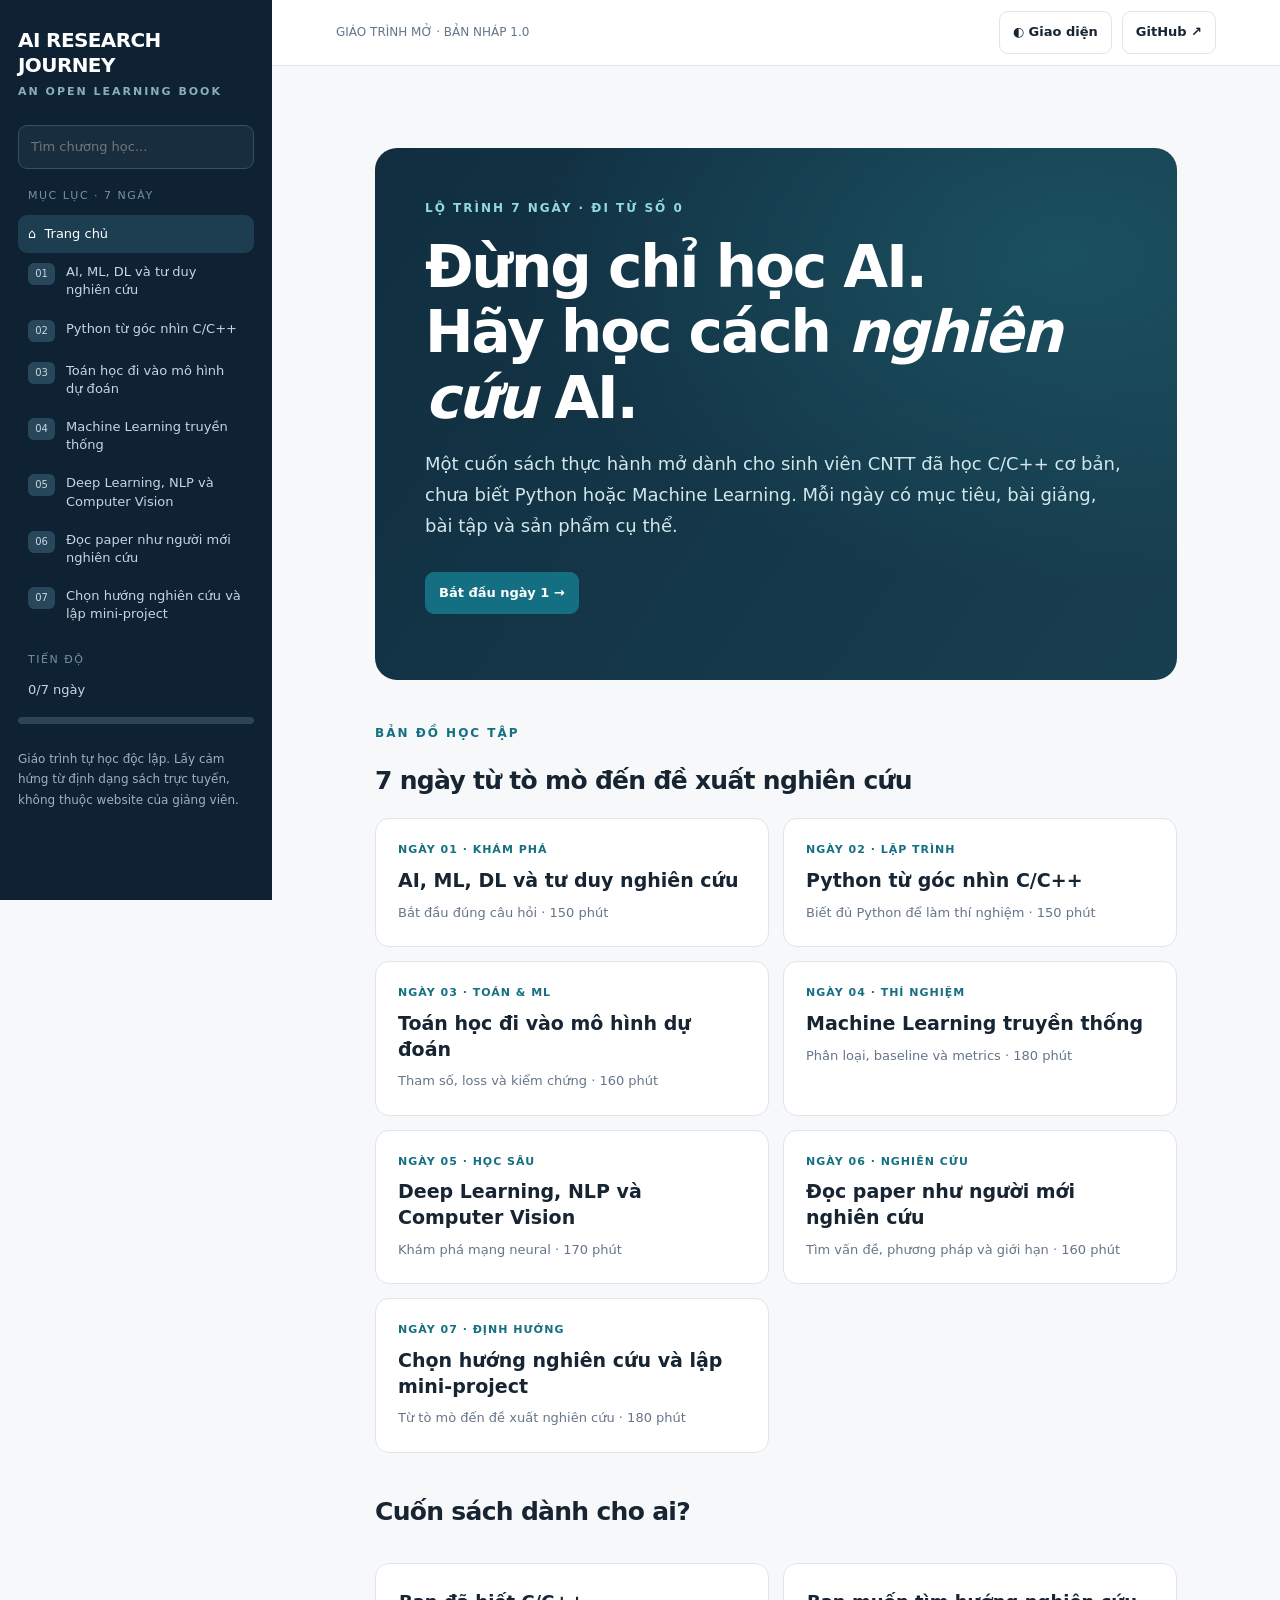
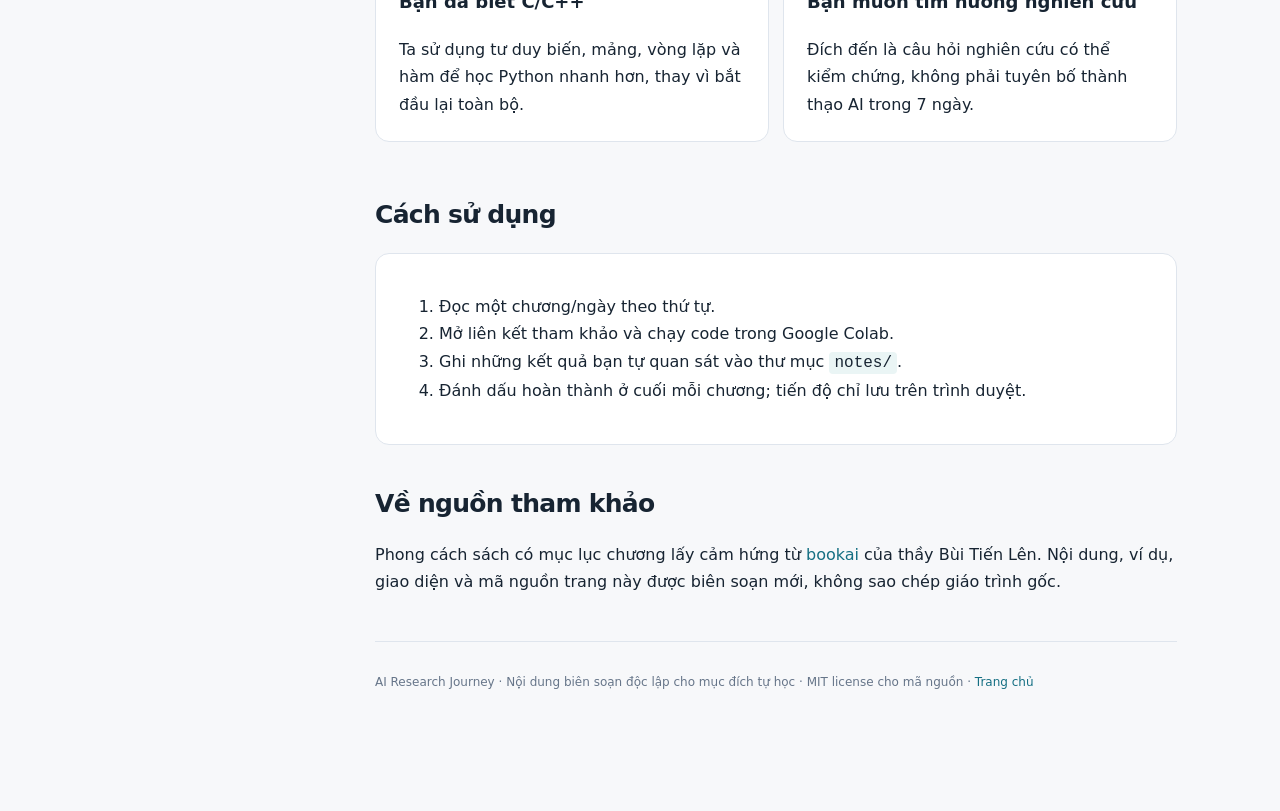
<file: index.html>
<!doctype html><html lang="vi"><head><meta charset="utf-8"><meta name="viewport" content="width=device-width,initial-scale=1"><meta name="description" content="Giáo trình nghiên cứu AI 7 ngày cho sinh viên CNTT mới bắt đầu"><title>Trang chủ · AI Research Journey</title><link rel="stylesheet" href="assets/style.css"><script defer src="assets/app.js"></script></head><body><div class="layout"><aside class="sidebar"><a href="index.html" class="brand">AI RESEARCH<br>JOURNEY<small>AN OPEN LEARNING BOOK</small></a><input class="search" data-search placeholder="Tìm chương học..." aria-label="Tìm chương học"><div class="side-label">Mục lục · 7 ngày</div><nav class="side-links"><a href="index.html" class="active">⌂ &nbsp;Trang chủ</a><a data-side-day href="day01.html" ><span class="number">01</span><span>AI, ML, DL và tư duy nghiên cứu</span></a><a data-side-day href="day02.html" ><span class="number">02</span><span>Python từ góc nhìn C/C++</span></a><a data-side-day href="day03.html" ><span class="number">03</span><span>Toán học đi vào mô hình dự đoán</span></a><a data-side-day href="day04.html" ><span class="number">04</span><span>Machine Learning truyền thống</span></a><a data-side-day href="day05.html" ><span class="number">05</span><span>Deep Learning, NLP và Computer Vision</span></a><a data-side-day href="day06.html" ><span class="number">06</span><span>Đọc paper như người mới nghiên cứu</span></a><a data-side-day href="day07.html" ><span class="number">07</span><span>Chọn hướng nghiên cứu và lập mini-project</span></a></nav><div class="side-label">Tiến độ</div><div style="padding:0 10px;font-size:13px" data-progress>0/7 ngày</div><div class="progress-track"><div class="progress-bar"></div></div><p class="source" style="margin-top:25px;color:#9db1be">Giáo trình tự học độc lập. Lấy cảm hứng từ định dạng sách trực tuyến, không thuộc website của giảng viên.</p></aside><div class="content"><header class="topbar"><button class="btn mobile-toggle" data-menu aria-label="Mở mục lục">☰ Mục lục</button><span style="font-size:12px;color:var(--muted)">GIÁO TRÌNH MỞ · BẢN NHÁP 1.0</span><div class="right"><button class="btn" data-theme title="Đổi sáng tối">◐ Giao diện</button><a class="btn" href="https://github.com/new" target="_blank" rel="noopener">GitHub ↗</a></div></header><main class="page"><div class="hero-banner hero"><div class="eyebrow" style="color:#92d8dd">LỘ TRÌNH 7 NGÀY · ĐI TỪ SỐ 0</div><h1>Đừng chỉ học AI.<br>Hãy học cách <em>nghiên cứu</em> AI.</h1><p class="lead">Một cuốn sách thực hành mở dành cho sinh viên CNTT đã học C/C++ cơ bản, chưa biết Python hoặc Machine Learning. Mỗi ngày có mục tiêu, bài giảng, bài tập và sản phẩm cụ thể.</p><p><a href="day01.html" class="btn primary" style="display:inline-block;margin-top:12px">Bắt đầu ngày 1 →</a></p></div><section class="section"><div class="eyebrow">BẢN ĐỒ HỌC TẬP</div><h2>7 ngày từ tò mò đến đề xuất nghiên cứu</h2><div class="grid"><a class="day-card" href="day01.html"><div class="meta">NGÀY 01 · Khám phá</div><h3>AI, ML, DL và tư duy nghiên cứu</h3><p>Bắt đầu đúng câu hỏi · 150 phút</p></a><a class="day-card" href="day02.html"><div class="meta">NGÀY 02 · Lập trình</div><h3>Python từ góc nhìn C/C++</h3><p>Biết đủ Python để làm thí nghiệm · 150 phút</p></a><a class="day-card" href="day03.html"><div class="meta">NGÀY 03 · Toán &amp; ML</div><h3>Toán học đi vào mô hình dự đoán</h3><p>Tham số, loss và kiểm chứng · 160 phút</p></a><a class="day-card" href="day04.html"><div class="meta">NGÀY 04 · Thí nghiệm</div><h3>Machine Learning truyền thống</h3><p>Phân loại, baseline và metrics · 180 phút</p></a><a class="day-card" href="day05.html"><div class="meta">NGÀY 05 · Học sâu</div><h3>Deep Learning, NLP và Computer Vision</h3><p>Khám phá mạng neural · 170 phút</p></a><a class="day-card" href="day06.html"><div class="meta">NGÀY 06 · Nghiên cứu</div><h3>Đọc paper như người mới nghiên cứu</h3><p>Tìm vấn đề, phương pháp và giới hạn · 160 phút</p></a><a class="day-card" href="day07.html"><div class="meta">NGÀY 07 · Định hướng</div><h3>Chọn hướng nghiên cứu và lập mini-project</h3><p>Từ tò mò đến đề xuất nghiên cứu · 180 phút</p></a></div></section><section class="section"><h2>Cuốn sách dành cho ai?</h2><div class="grid"><div class="panel"><h3>Bạn đã biết C/C++</h3><p>Ta sử dụng tư duy biến, mảng, vòng lặp và hàm để học Python nhanh hơn, thay vì bắt đầu lại toàn bộ.</p></div><div class="panel"><h3>Bạn muốn tìm hướng nghiên cứu</h3><p>Đích đến là câu hỏi nghiên cứu có thể kiểm chứng, không phải tuyên bố thành thạo AI trong 7 ngày.</p></div></div></section><section class="section"><h2>Cách sử dụng</h2><div class="panel"><ol><li>Đọc một chương/ngày theo thứ tự.</li><li>Mở liên kết tham khảo và chạy code trong Google Colab.</li><li>Ghi những kết quả bạn tự quan sát vào thư mục <code>notes/</code>.</li><li>Đánh dấu hoàn thành ở cuối mỗi chương; tiến độ chỉ lưu trên trình duyệt.</li></ol></div></section><section class="section"><h2>Về nguồn tham khảo</h2><p>Phong cách sách có mục lục chương lấy cảm hứng từ <a href="https://lenbui.github.io/bookai/">bookai</a> của thầy Bùi Tiến Lên. Nội dung, ví dụ, giao diện và mã nguồn trang này được biên soạn mới, không sao chép giáo trình gốc.</p></section><footer class="footer">AI Research Journey · Nội dung biên soạn độc lập cho mục đích tự học · MIT license cho mã nguồn · <a href="index.html">Trang chủ</a></footer></main></div></div></body></html>
</file>
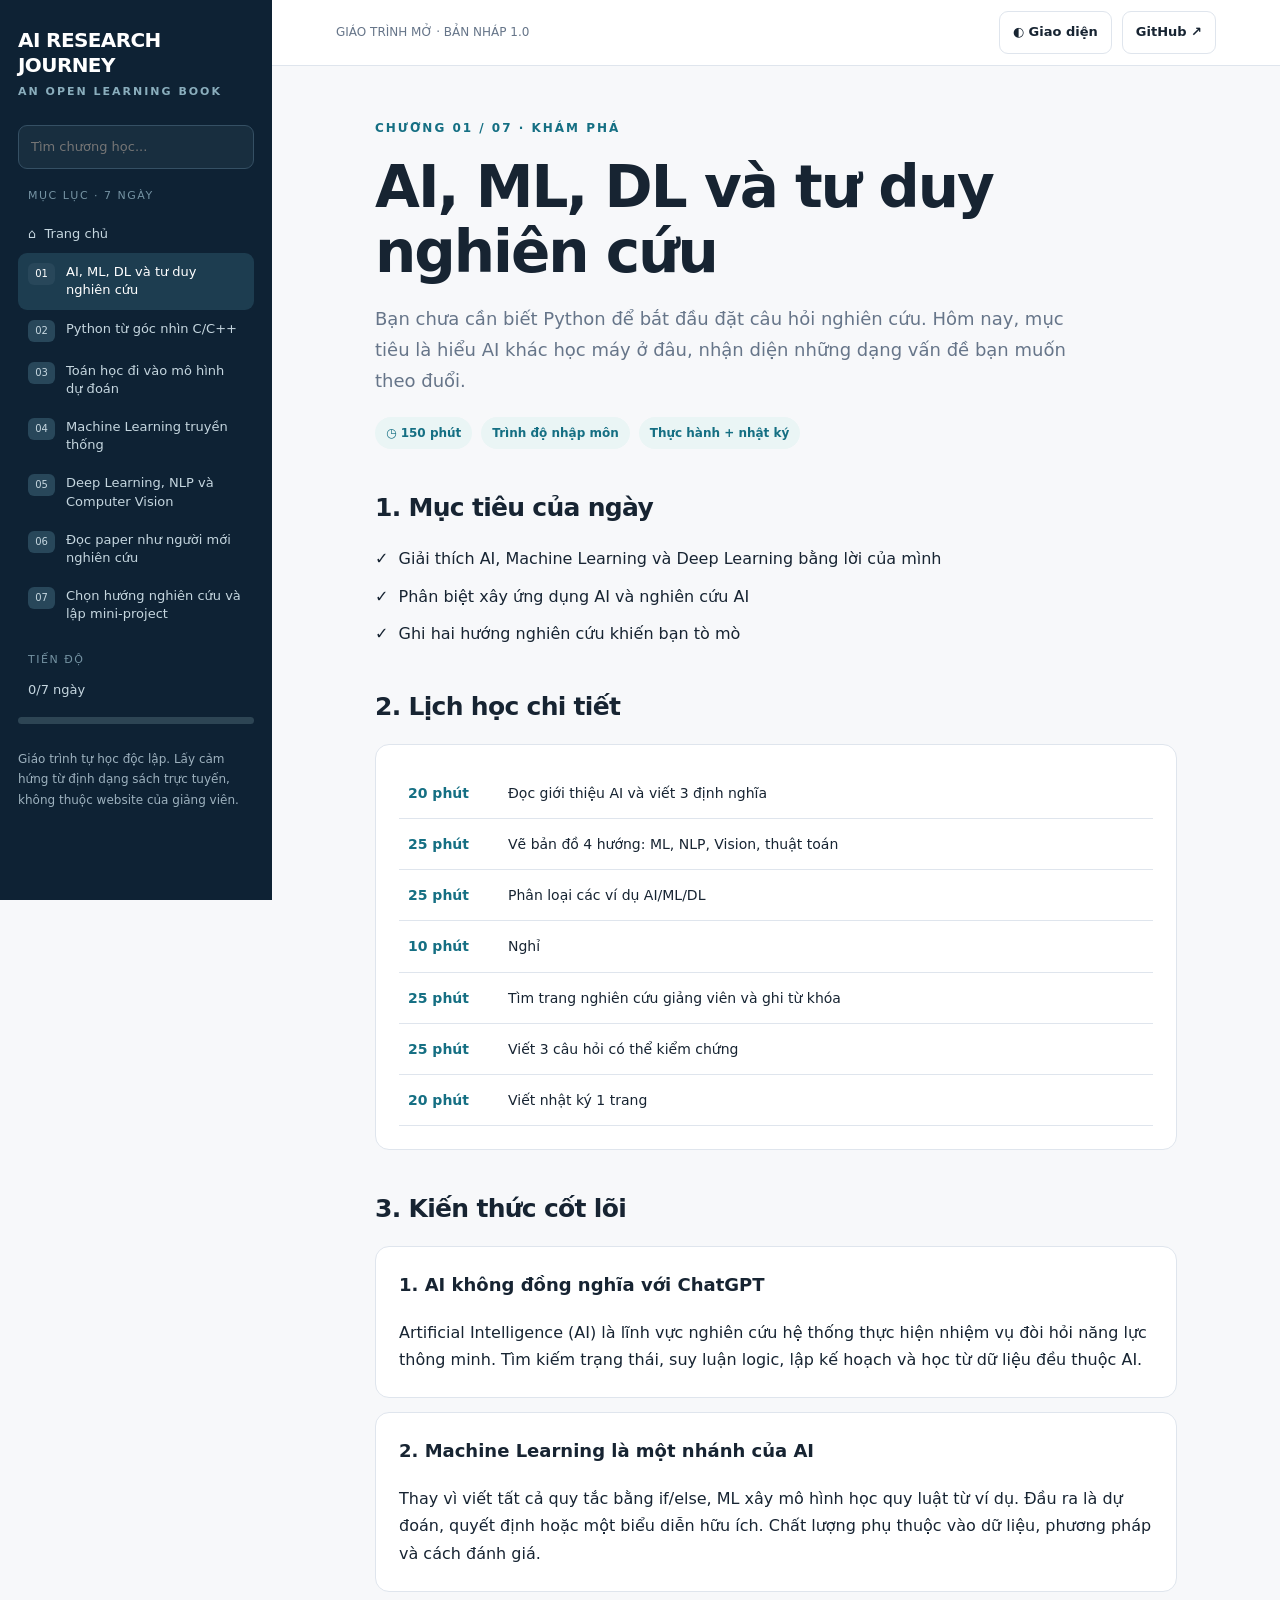
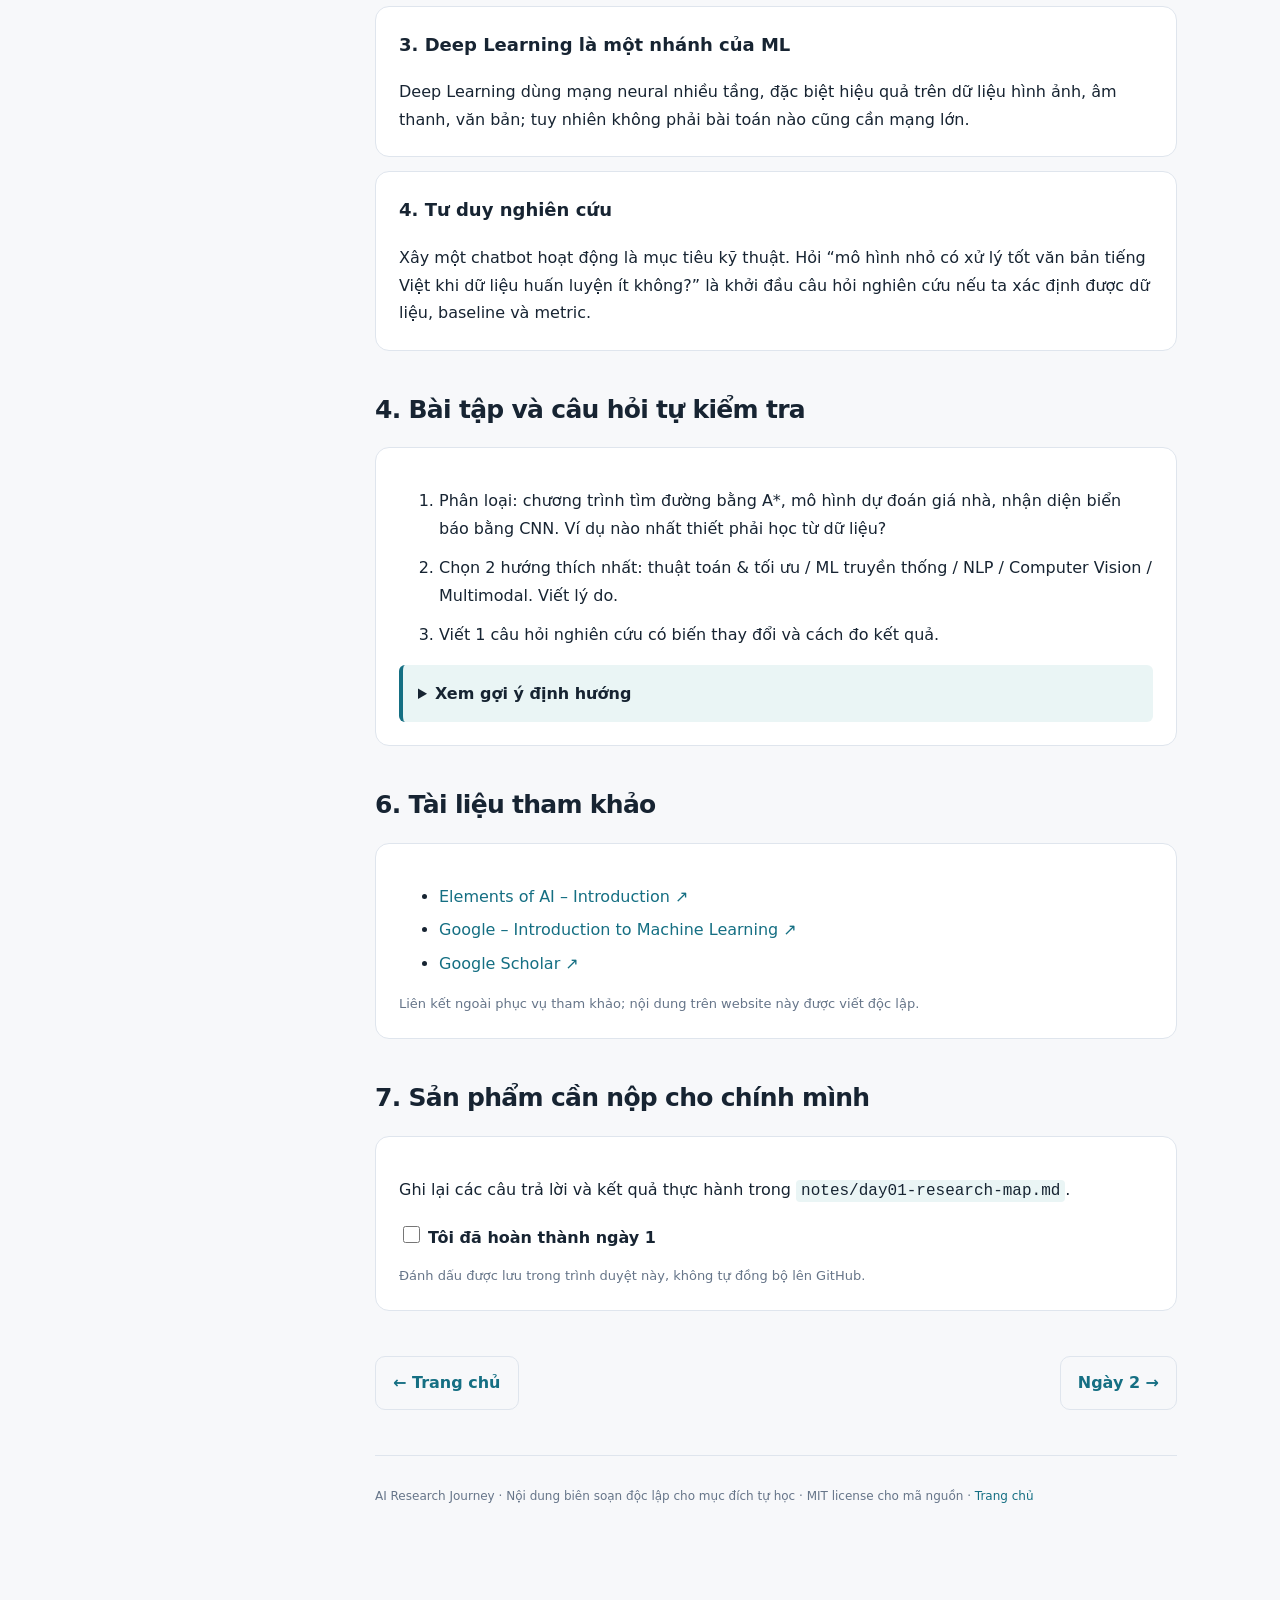
<file: day01.html>
<!doctype html><html lang="vi"><head><meta charset="utf-8"><meta name="viewport" content="width=device-width,initial-scale=1"><meta name="description" content="Giáo trình nghiên cứu AI 7 ngày cho sinh viên CNTT mới bắt đầu"><title>AI, ML, DL và tư duy nghiên cứu · AI Research Journey</title><link rel="stylesheet" href="assets/style.css"><script defer src="assets/app.js"></script></head><body><div class="layout"><aside class="sidebar"><a href="index.html" class="brand">AI RESEARCH<br>JOURNEY<small>AN OPEN LEARNING BOOK</small></a><input class="search" data-search placeholder="Tìm chương học..." aria-label="Tìm chương học"><div class="side-label">Mục lục · 7 ngày</div><nav class="side-links"><a href="index.html" >⌂ &nbsp;Trang chủ</a><a data-side-day href="day01.html" class="active"><span class="number">01</span><span>AI, ML, DL và tư duy nghiên cứu</span></a><a data-side-day href="day02.html" ><span class="number">02</span><span>Python từ góc nhìn C/C++</span></a><a data-side-day href="day03.html" ><span class="number">03</span><span>Toán học đi vào mô hình dự đoán</span></a><a data-side-day href="day04.html" ><span class="number">04</span><span>Machine Learning truyền thống</span></a><a data-side-day href="day05.html" ><span class="number">05</span><span>Deep Learning, NLP và Computer Vision</span></a><a data-side-day href="day06.html" ><span class="number">06</span><span>Đọc paper như người mới nghiên cứu</span></a><a data-side-day href="day07.html" ><span class="number">07</span><span>Chọn hướng nghiên cứu và lập mini-project</span></a></nav><div class="side-label">Tiến độ</div><div style="padding:0 10px;font-size:13px" data-progress>0/7 ngày</div><div class="progress-track"><div class="progress-bar"></div></div><p class="source" style="margin-top:25px;color:#9db1be">Giáo trình tự học độc lập. Lấy cảm hứng từ định dạng sách trực tuyến, không thuộc website của giảng viên.</p></aside><div class="content"><header class="topbar"><button class="btn mobile-toggle" data-menu aria-label="Mở mục lục">☰ Mục lục</button><span style="font-size:12px;color:var(--muted)">GIÁO TRÌNH MỞ · BẢN NHÁP 1.0</span><div class="right"><button class="btn" data-theme title="Đổi sáng tối">◐ Giao diện</button><a class="btn" href="https://github.com/new" target="_blank" rel="noopener">GitHub ↗</a></div></header><main class="page"><div class="hero"><div class="eyebrow">CHƯƠNG 01 / 07 · Khám phá</div><h1>AI, ML, DL và tư duy nghiên cứu</h1><p class="lead">Bạn chưa cần biết Python để bắt đầu đặt câu hỏi nghiên cứu. Hôm nay, mục tiêu là hiểu AI khác học máy ở đâu, nhận diện những dạng vấn đề bạn muốn theo đuổi.</p><div class="pills"><span class="pill">◷ 150 phút</span><span class="pill">Trình độ nhập môn</span><span class="pill">Thực hành + nhật ký</span></div></div><section class="section"><h2>1. Mục tiêu của ngày</h2><ul class="checks"><li>✓ &nbsp;Giải thích AI, Machine Learning và Deep Learning bằng lời của mình</li><li>✓ &nbsp;Phân biệt xây ứng dụng AI và nghiên cứu AI</li><li>✓ &nbsp;Ghi hai hướng nghiên cứu khiến bạn tò mò</li></ul></section><section class="section"><h2>2. Lịch học chi tiết</h2><div class="panel"><table class="time-table"><tr><td>20 phút</td><td>Đọc giới thiệu AI và viết 3 định nghĩa</td></tr><tr><td>25 phút</td><td>Vẽ bản đồ 4 hướng: ML, NLP, Vision, thuật toán</td></tr><tr><td>25 phút</td><td>Phân loại các ví dụ AI/ML/DL</td></tr><tr><td>10 phút</td><td>Nghỉ</td></tr><tr><td>25 phút</td><td>Tìm trang nghiên cứu giảng viên và ghi từ khóa</td></tr><tr><td>25 phút</td><td>Viết 3 câu hỏi có thể kiểm chứng</td></tr><tr><td>20 phút</td><td>Viết nhật ký 1 trang</td></tr></table></div></section><section class="section"><h2>3. Kiến thức cốt lõi</h2><article class="panel"><h3>1. AI không đồng nghĩa với ChatGPT</h3><p>Artificial Intelligence (AI) là lĩnh vực nghiên cứu hệ thống thực hiện nhiệm vụ đòi hỏi năng lực thông minh. Tìm kiếm trạng thái, suy luận logic, lập kế hoạch và học từ dữ liệu đều thuộc AI.</p></article><article class="panel"><h3>2. Machine Learning là một nhánh của AI</h3><p>Thay vì viết tất cả quy tắc bằng if/else, ML xây mô hình học quy luật từ ví dụ. Đầu ra là dự đoán, quyết định hoặc một biểu diễn hữu ích. Chất lượng phụ thuộc vào dữ liệu, phương pháp và cách đánh giá.</p></article><article class="panel"><h3>3. Deep Learning là một nhánh của ML</h3><p>Deep Learning dùng mạng neural nhiều tầng, đặc biệt hiệu quả trên dữ liệu hình ảnh, âm thanh, văn bản; tuy nhiên không phải bài toán nào cũng cần mạng lớn.</p></article><article class="panel"><h3>4. Tư duy nghiên cứu</h3><p>Xây một chatbot hoạt động là mục tiêu kỹ thuật. Hỏi “mô hình nhỏ có xử lý tốt văn bản tiếng Việt khi dữ liệu huấn luyện ít không?” là khởi đầu câu hỏi nghiên cứu nếu ta xác định được dữ liệu, baseline và metric.</p></article></section><section class="section"><h2>4. Bài tập và câu hỏi tự kiểm tra</h2><div class="panel"><ol class="exercise"><li>Phân loại: chương trình tìm đường bằng A*, mô hình dự đoán giá nhà, nhận diện biển báo bằng CNN. Ví dụ nào nhất thiết phải học từ dữ liệu?</li><li>Chọn 2 hướng thích nhất: thuật toán &amp; tối ưu / ML truyền thống / NLP / Computer Vision / Multimodal. Viết lý do.</li><li>Viết 1 câu hỏi nghiên cứu có biến thay đổi và cách đo kết quả.</li></ol><details class="answer"><summary><strong>Xem gợi ý định hướng</strong></summary><p>Một câu hỏi khả thi: Nếu giảm số đặc trưng đầu vào từ 20 xuống 10 thì F1-score của mô hình phát hiện gian lận thay đổi như thế nào?</p></details></div></section><section class="section"><h2>6. Tài liệu tham khảo</h2><div class="panel"><ul class="links"><li><a href="https://course.elementsofai.com/1" target="_blank" rel="noopener noreferrer">Elements of AI – Introduction ↗</a></li><li><a href="https://developers.google.com/machine-learning/intro-to-ml" target="_blank" rel="noopener noreferrer">Google – Introduction to Machine Learning ↗</a></li><li><a href="https://scholar.google.com/" target="_blank" rel="noopener noreferrer">Google Scholar ↗</a></li></ul><p class="note">Liên kết ngoài phục vụ tham khảo; nội dung trên website này được viết độc lập.</p></div></section><section class="section"><h2>7. Sản phẩm cần nộp cho chính mình</h2><div class="panel"><p>Ghi lại các câu trả lời và kết quả thực hành trong <code>notes/day01-research-map.md</code>.</p><label class="checks"><input type="checkbox" data-done-day="1"> <strong>Tôi đã hoàn thành ngày 1</strong></label><p class="note">Đánh dấu được lưu trong trình duyệt này, không tự đồng bộ lên GitHub.</p></div></section><nav class="footnav"><a href="index.html">← Trang chủ</a><a href="day02.html">Ngày 2 →</a></nav><footer class="footer">AI Research Journey · Nội dung biên soạn độc lập cho mục đích tự học · MIT license cho mã nguồn · <a href="index.html">Trang chủ</a></footer></main></div></div></body></html>
</file>
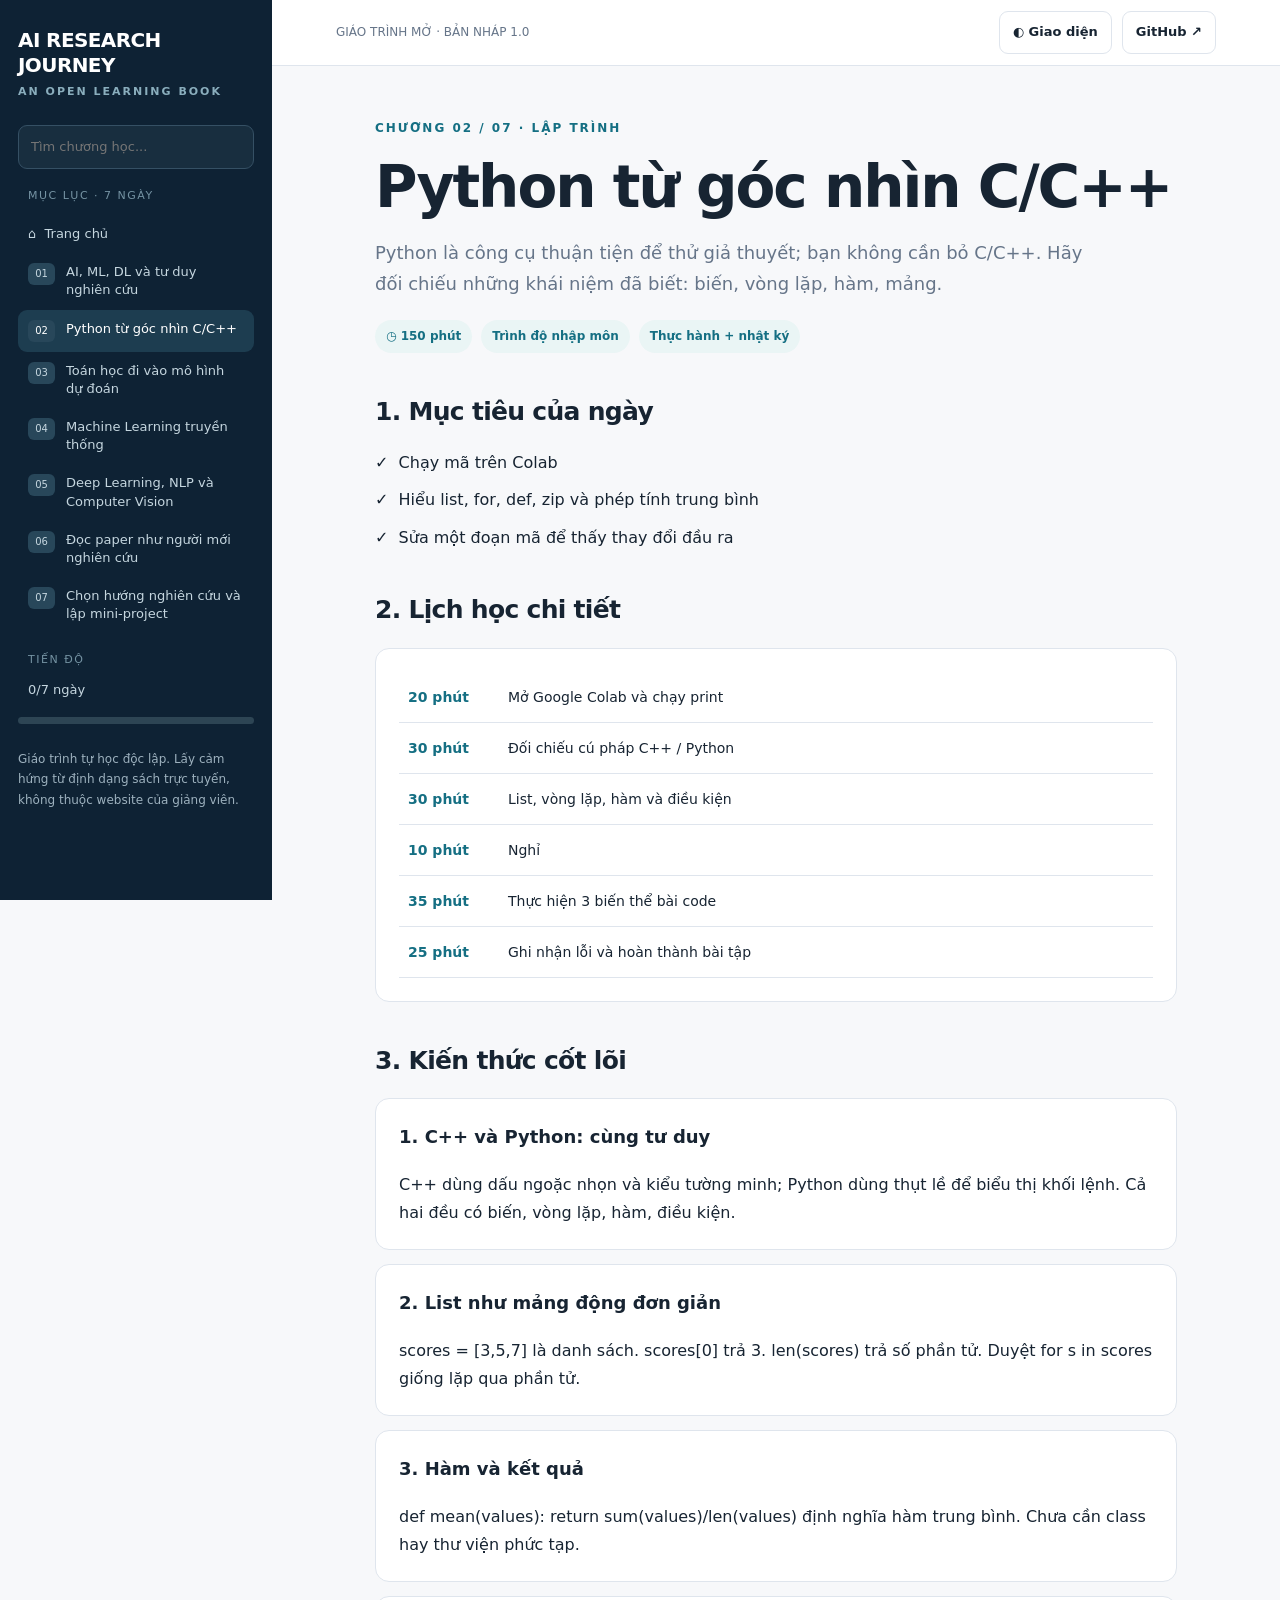
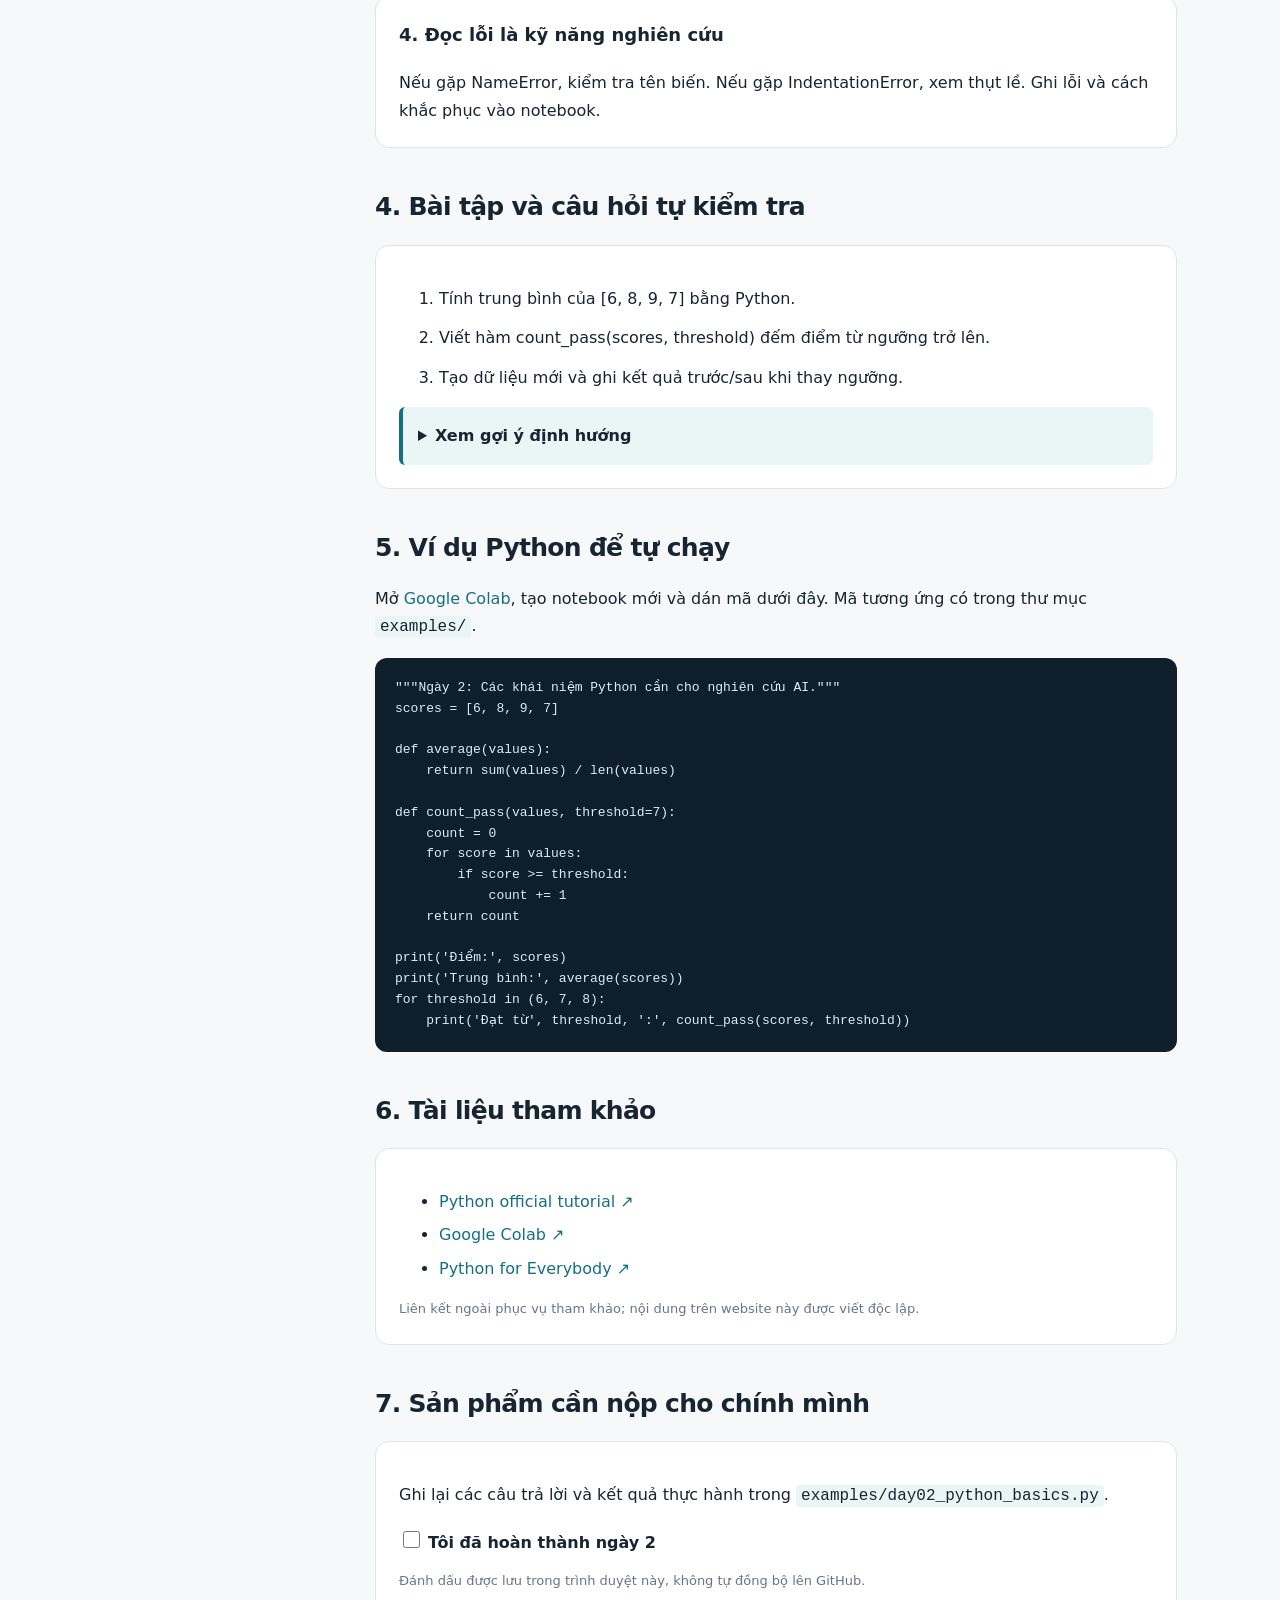
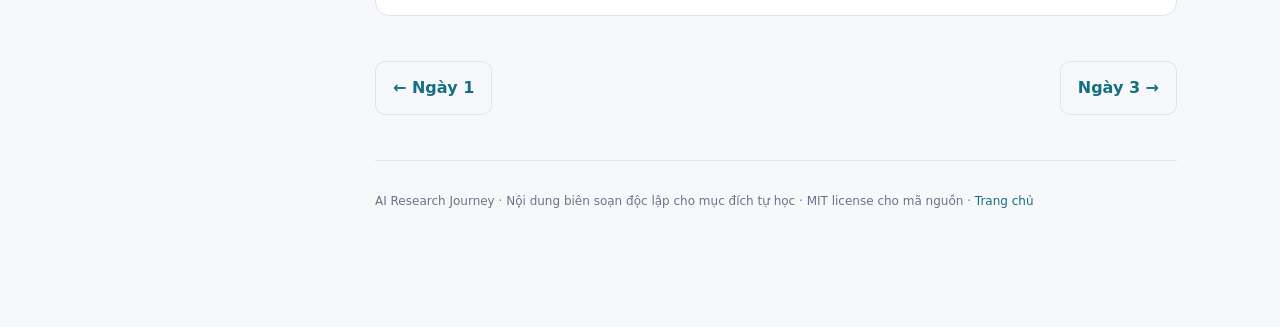
<file: day02.html>
<!doctype html><html lang="vi"><head><meta charset="utf-8"><meta name="viewport" content="width=device-width,initial-scale=1"><meta name="description" content="Giáo trình nghiên cứu AI 7 ngày cho sinh viên CNTT mới bắt đầu"><title>Python từ góc nhìn C/C++ · AI Research Journey</title><link rel="stylesheet" href="assets/style.css"><script defer src="assets/app.js"></script></head><body><div class="layout"><aside class="sidebar"><a href="index.html" class="brand">AI RESEARCH<br>JOURNEY<small>AN OPEN LEARNING BOOK</small></a><input class="search" data-search placeholder="Tìm chương học..." aria-label="Tìm chương học"><div class="side-label">Mục lục · 7 ngày</div><nav class="side-links"><a href="index.html" >⌂ &nbsp;Trang chủ</a><a data-side-day href="day01.html" ><span class="number">01</span><span>AI, ML, DL và tư duy nghiên cứu</span></a><a data-side-day href="day02.html" class="active"><span class="number">02</span><span>Python từ góc nhìn C/C++</span></a><a data-side-day href="day03.html" ><span class="number">03</span><span>Toán học đi vào mô hình dự đoán</span></a><a data-side-day href="day04.html" ><span class="number">04</span><span>Machine Learning truyền thống</span></a><a data-side-day href="day05.html" ><span class="number">05</span><span>Deep Learning, NLP và Computer Vision</span></a><a data-side-day href="day06.html" ><span class="number">06</span><span>Đọc paper như người mới nghiên cứu</span></a><a data-side-day href="day07.html" ><span class="number">07</span><span>Chọn hướng nghiên cứu và lập mini-project</span></a></nav><div class="side-label">Tiến độ</div><div style="padding:0 10px;font-size:13px" data-progress>0/7 ngày</div><div class="progress-track"><div class="progress-bar"></div></div><p class="source" style="margin-top:25px;color:#9db1be">Giáo trình tự học độc lập. Lấy cảm hứng từ định dạng sách trực tuyến, không thuộc website của giảng viên.</p></aside><div class="content"><header class="topbar"><button class="btn mobile-toggle" data-menu aria-label="Mở mục lục">☰ Mục lục</button><span style="font-size:12px;color:var(--muted)">GIÁO TRÌNH MỞ · BẢN NHÁP 1.0</span><div class="right"><button class="btn" data-theme title="Đổi sáng tối">◐ Giao diện</button><a class="btn" href="https://github.com/new" target="_blank" rel="noopener">GitHub ↗</a></div></header><main class="page"><div class="hero"><div class="eyebrow">CHƯƠNG 02 / 07 · Lập trình</div><h1>Python từ góc nhìn C/C++</h1><p class="lead">Python là công cụ thuận tiện để thử giả thuyết; bạn không cần bỏ C/C++. Hãy đối chiếu những khái niệm đã biết: biến, vòng lặp, hàm, mảng.</p><div class="pills"><span class="pill">◷ 150 phút</span><span class="pill">Trình độ nhập môn</span><span class="pill">Thực hành + nhật ký</span></div></div><section class="section"><h2>1. Mục tiêu của ngày</h2><ul class="checks"><li>✓ &nbsp;Chạy mã trên Colab</li><li>✓ &nbsp;Hiểu list, for, def, zip và phép tính trung bình</li><li>✓ &nbsp;Sửa một đoạn mã để thấy thay đổi đầu ra</li></ul></section><section class="section"><h2>2. Lịch học chi tiết</h2><div class="panel"><table class="time-table"><tr><td>20 phút</td><td>Mở Google Colab và chạy print</td></tr><tr><td>30 phút</td><td>Đối chiếu cú pháp C++ / Python</td></tr><tr><td>30 phút</td><td>List, vòng lặp, hàm và điều kiện</td></tr><tr><td>10 phút</td><td>Nghỉ</td></tr><tr><td>35 phút</td><td>Thực hiện 3 biến thể bài code</td></tr><tr><td>25 phút</td><td>Ghi nhận lỗi và hoàn thành bài tập</td></tr></table></div></section><section class="section"><h2>3. Kiến thức cốt lõi</h2><article class="panel"><h3>1. C++ và Python: cùng tư duy</h3><p>C++ dùng dấu ngoặc nhọn và kiểu tường minh; Python dùng thụt lề để biểu thị khối lệnh. Cả hai đều có biến, vòng lặp, hàm, điều kiện.</p></article><article class="panel"><h3>2. List như mảng động đơn giản</h3><p>scores = [3,5,7] là danh sách. scores[0] trả 3. len(scores) trả số phần tử. Duyệt for s in scores giống lặp qua phần tử.</p></article><article class="panel"><h3>3. Hàm và kết quả</h3><p>def mean(values): return sum(values)/len(values) định nghĩa hàm trung bình. Chưa cần class hay thư viện phức tạp.</p></article><article class="panel"><h3>4. Đọc lỗi là kỹ năng nghiên cứu</h3><p>Nếu gặp NameError, kiểm tra tên biến. Nếu gặp IndentationError, xem thụt lề. Ghi lỗi và cách khắc phục vào notebook.</p></article></section><section class="section"><h2>4. Bài tập và câu hỏi tự kiểm tra</h2><div class="panel"><ol class="exercise"><li>Tính trung bình của [6, 8, 9, 7] bằng Python.</li><li>Viết hàm count_pass(scores, threshold) đếm điểm từ ngưỡng trở lên.</li><li>Tạo dữ liệu mới và ghi kết quả trước/sau khi thay ngưỡng.</li></ol><details class="answer"><summary><strong>Xem gợi ý định hướng</strong></summary><p>Với [6,8,9,7], trung bình là 7.5. Có thể dùng sum(scores)/len(scores).</p></details></div></section><section class="section"><h2>5. Ví dụ Python để tự chạy</h2><p>Mở <a href="https://colab.research.google.com/">Google Colab</a>, tạo notebook mới và dán mã dưới đây. Mã tương ứng có trong thư mục <code>examples/</code>.</p><pre><code>&quot;&quot;&quot;Ngày 2: Các khái niệm Python cần cho nghiên cứu AI.&quot;&quot;&quot;
scores = [6, 8, 9, 7]

def average(values):
    return sum(values) / len(values)

def count_pass(values, threshold=7):
    count = 0
    for score in values:
        if score &gt;= threshold:
            count += 1
    return count

print(&#x27;Điểm:&#x27;, scores)
print(&#x27;Trung bình:&#x27;, average(scores))
for threshold in (6, 7, 8):
    print(&#x27;Đạt từ&#x27;, threshold, &#x27;:&#x27;, count_pass(scores, threshold))
</code></pre></section><section class="section"><h2>6. Tài liệu tham khảo</h2><div class="panel"><ul class="links"><li><a href="https://docs.python.org/3/tutorial/" target="_blank" rel="noopener noreferrer">Python official tutorial ↗</a></li><li><a href="https://colab.research.google.com/" target="_blank" rel="noopener noreferrer">Google Colab ↗</a></li><li><a href="https://www.py4e.com/" target="_blank" rel="noopener noreferrer">Python for Everybody ↗</a></li></ul><p class="note">Liên kết ngoài phục vụ tham khảo; nội dung trên website này được viết độc lập.</p></div></section><section class="section"><h2>7. Sản phẩm cần nộp cho chính mình</h2><div class="panel"><p>Ghi lại các câu trả lời và kết quả thực hành trong <code>examples/day02_python_basics.py</code>.</p><label class="checks"><input type="checkbox" data-done-day="2"> <strong>Tôi đã hoàn thành ngày 2</strong></label><p class="note">Đánh dấu được lưu trong trình duyệt này, không tự đồng bộ lên GitHub.</p></div></section><nav class="footnav"><a href="day01.html">← Ngày 1</a><a href="day03.html">Ngày 3 →</a></nav><footer class="footer">AI Research Journey · Nội dung biên soạn độc lập cho mục đích tự học · MIT license cho mã nguồn · <a href="index.html">Trang chủ</a></footer></main></div></div></body></html>
</file>
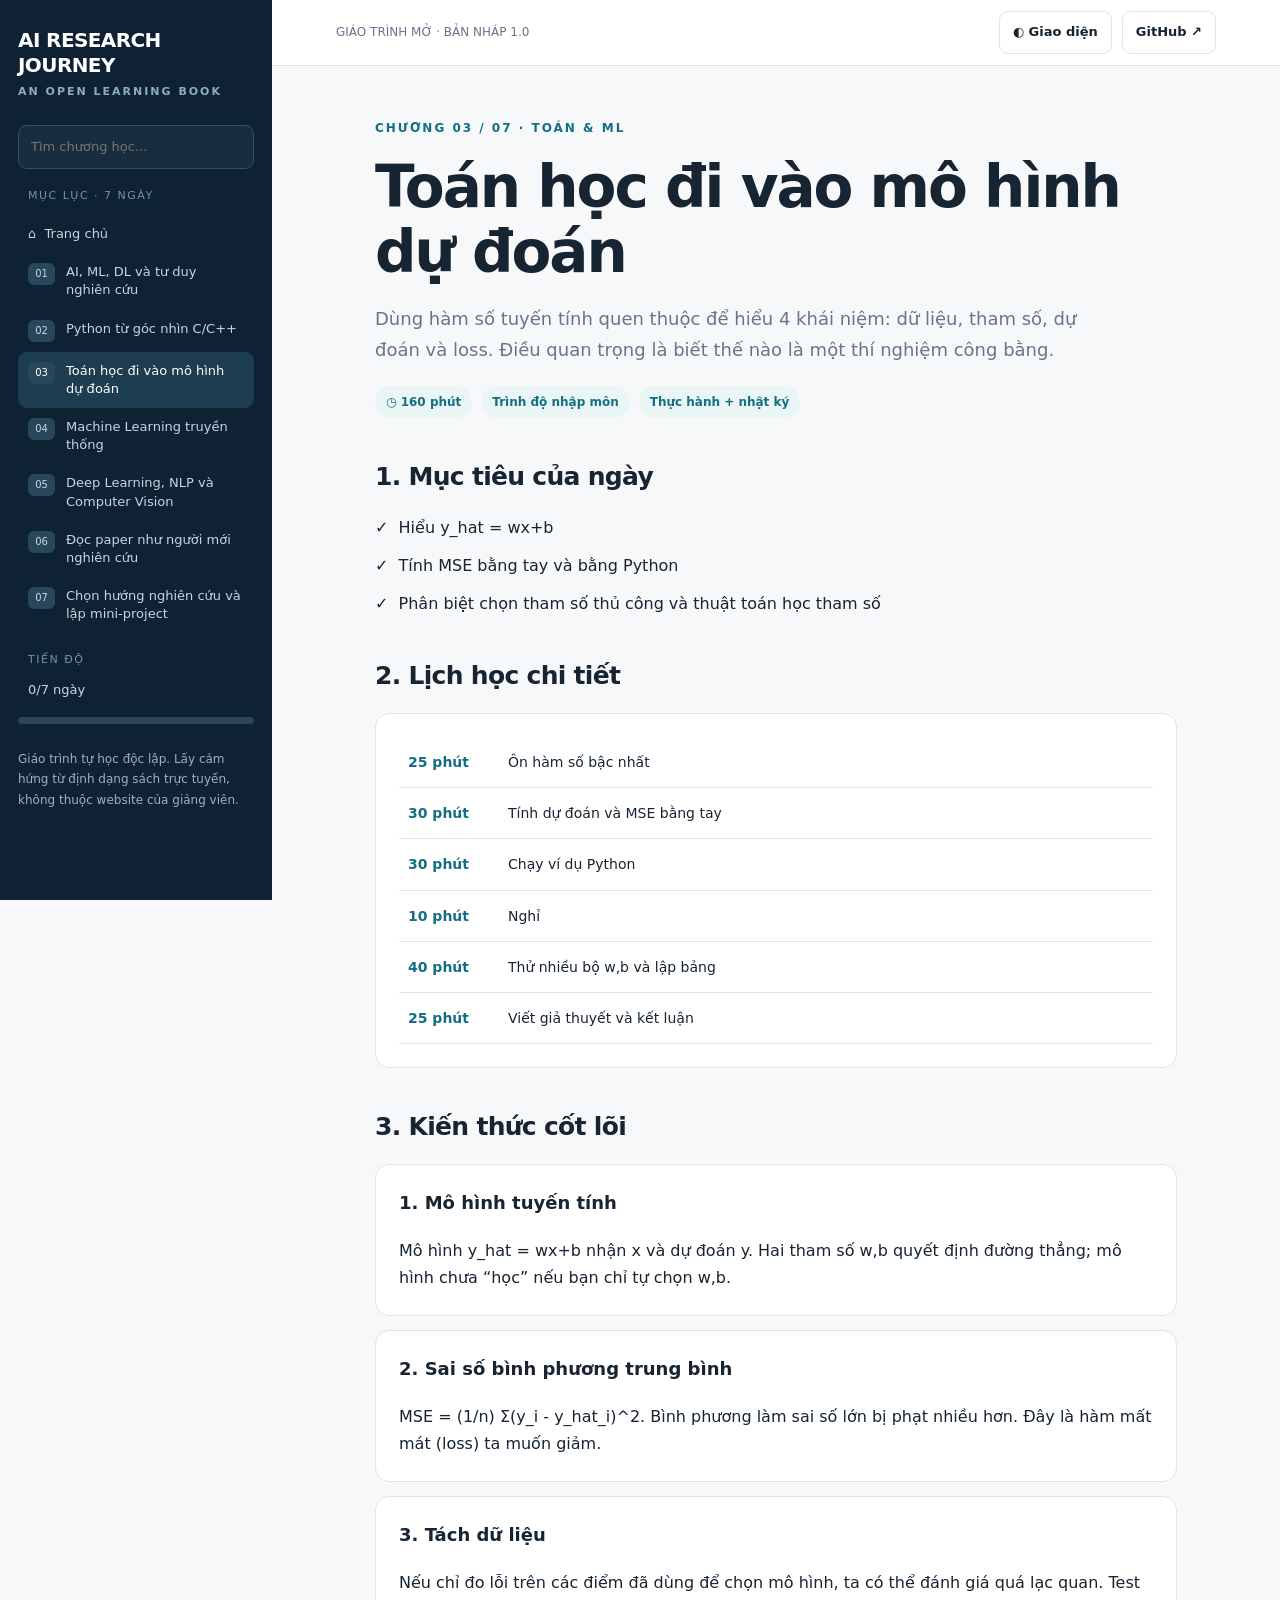
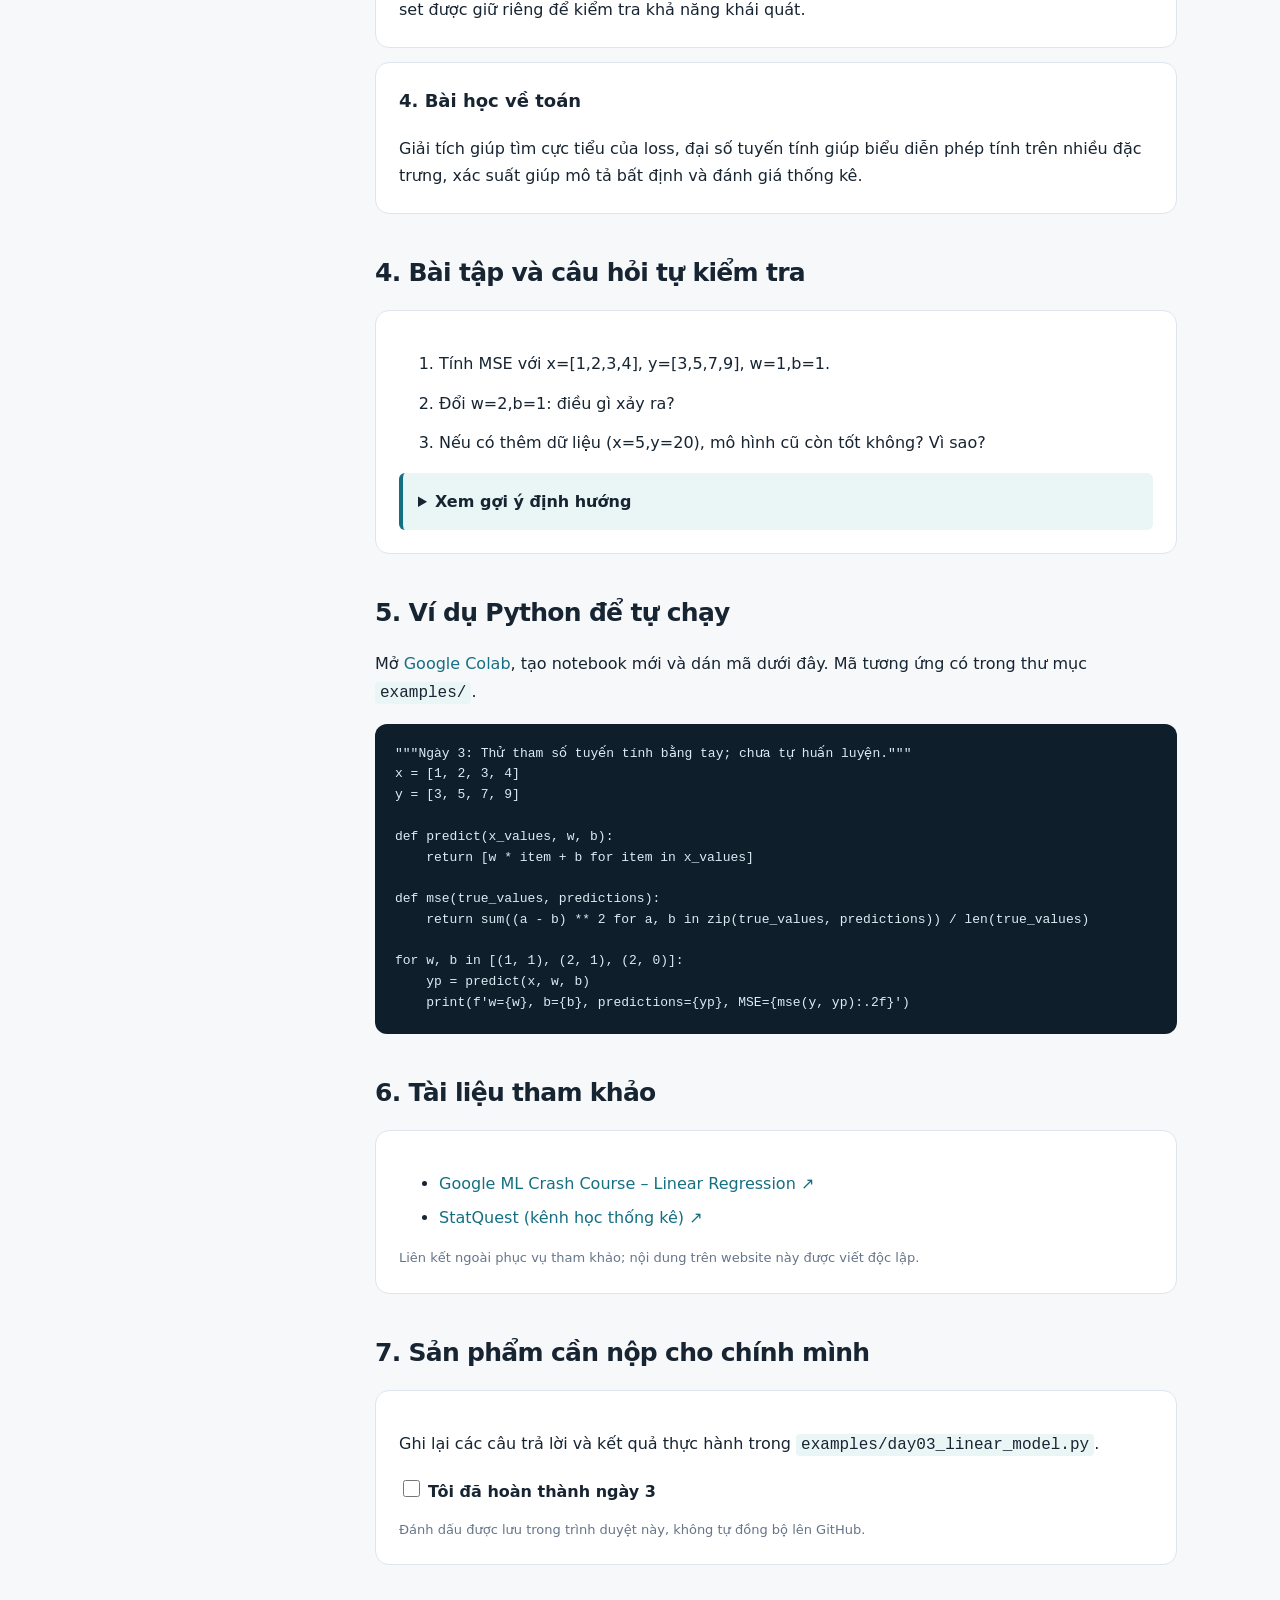
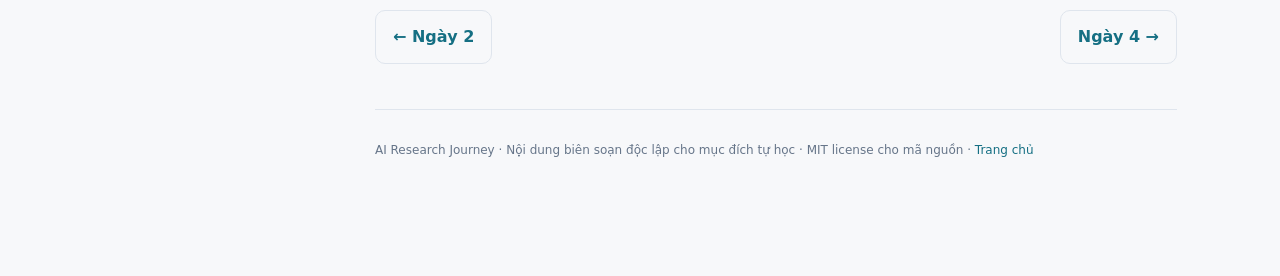
<file: day03.html>
<!doctype html><html lang="vi"><head><meta charset="utf-8"><meta name="viewport" content="width=device-width,initial-scale=1"><meta name="description" content="Giáo trình nghiên cứu AI 7 ngày cho sinh viên CNTT mới bắt đầu"><title>Toán học đi vào mô hình dự đoán · AI Research Journey</title><link rel="stylesheet" href="assets/style.css"><script defer src="assets/app.js"></script></head><body><div class="layout"><aside class="sidebar"><a href="index.html" class="brand">AI RESEARCH<br>JOURNEY<small>AN OPEN LEARNING BOOK</small></a><input class="search" data-search placeholder="Tìm chương học..." aria-label="Tìm chương học"><div class="side-label">Mục lục · 7 ngày</div><nav class="side-links"><a href="index.html" >⌂ &nbsp;Trang chủ</a><a data-side-day href="day01.html" ><span class="number">01</span><span>AI, ML, DL và tư duy nghiên cứu</span></a><a data-side-day href="day02.html" ><span class="number">02</span><span>Python từ góc nhìn C/C++</span></a><a data-side-day href="day03.html" class="active"><span class="number">03</span><span>Toán học đi vào mô hình dự đoán</span></a><a data-side-day href="day04.html" ><span class="number">04</span><span>Machine Learning truyền thống</span></a><a data-side-day href="day05.html" ><span class="number">05</span><span>Deep Learning, NLP và Computer Vision</span></a><a data-side-day href="day06.html" ><span class="number">06</span><span>Đọc paper như người mới nghiên cứu</span></a><a data-side-day href="day07.html" ><span class="number">07</span><span>Chọn hướng nghiên cứu và lập mini-project</span></a></nav><div class="side-label">Tiến độ</div><div style="padding:0 10px;font-size:13px" data-progress>0/7 ngày</div><div class="progress-track"><div class="progress-bar"></div></div><p class="source" style="margin-top:25px;color:#9db1be">Giáo trình tự học độc lập. Lấy cảm hứng từ định dạng sách trực tuyến, không thuộc website của giảng viên.</p></aside><div class="content"><header class="topbar"><button class="btn mobile-toggle" data-menu aria-label="Mở mục lục">☰ Mục lục</button><span style="font-size:12px;color:var(--muted)">GIÁO TRÌNH MỞ · BẢN NHÁP 1.0</span><div class="right"><button class="btn" data-theme title="Đổi sáng tối">◐ Giao diện</button><a class="btn" href="https://github.com/new" target="_blank" rel="noopener">GitHub ↗</a></div></header><main class="page"><div class="hero"><div class="eyebrow">CHƯƠNG 03 / 07 · Toán &amp; ML</div><h1>Toán học đi vào mô hình dự đoán</h1><p class="lead">Dùng hàm số tuyến tính quen thuộc để hiểu 4 khái niệm: dữ liệu, tham số, dự đoán và loss. Điều quan trọng là biết thế nào là một thí nghiệm công bằng.</p><div class="pills"><span class="pill">◷ 160 phút</span><span class="pill">Trình độ nhập môn</span><span class="pill">Thực hành + nhật ký</span></div></div><section class="section"><h2>1. Mục tiêu của ngày</h2><ul class="checks"><li>✓ &nbsp;Hiểu y_hat = wx+b</li><li>✓ &nbsp;Tính MSE bằng tay và bằng Python</li><li>✓ &nbsp;Phân biệt chọn tham số thủ công và thuật toán học tham số</li></ul></section><section class="section"><h2>2. Lịch học chi tiết</h2><div class="panel"><table class="time-table"><tr><td>25 phút</td><td>Ôn hàm số bậc nhất</td></tr><tr><td>30 phút</td><td>Tính dự đoán và MSE bằng tay</td></tr><tr><td>30 phút</td><td>Chạy ví dụ Python</td></tr><tr><td>10 phút</td><td>Nghỉ</td></tr><tr><td>40 phút</td><td>Thử nhiều bộ w,b và lập bảng</td></tr><tr><td>25 phút</td><td>Viết giả thuyết và kết luận</td></tr></table></div></section><section class="section"><h2>3. Kiến thức cốt lõi</h2><article class="panel"><h3>1. Mô hình tuyến tính</h3><p>Mô hình y_hat = wx+b nhận x và dự đoán y. Hai tham số w,b quyết định đường thẳng; mô hình chưa “học” nếu bạn chỉ tự chọn w,b.</p></article><article class="panel"><h3>2. Sai số bình phương trung bình</h3><p>MSE = (1/n) Σ(y_i - y_hat_i)^2. Bình phương làm sai số lớn bị phạt nhiều hơn. Đây là hàm mất mát (loss) ta muốn giảm.</p></article><article class="panel"><h3>3. Tách dữ liệu</h3><p>Nếu chỉ đo lỗi trên các điểm đã dùng để chọn mô hình, ta có thể đánh giá quá lạc quan. Test set được giữ riêng để kiểm tra khả năng khái quát.</p></article><article class="panel"><h3>4. Bài học về toán</h3><p>Giải tích giúp tìm cực tiểu của loss, đại số tuyến tính giúp biểu diễn phép tính trên nhiều đặc trưng, xác suất giúp mô tả bất định và đánh giá thống kê.</p></article></section><section class="section"><h2>4. Bài tập và câu hỏi tự kiểm tra</h2><div class="panel"><ol class="exercise"><li>Tính MSE với x=[1,2,3,4], y=[3,5,7,9], w=1,b=1.</li><li>Đổi w=2,b=1: điều gì xảy ra?</li><li>Nếu có thêm dữ liệu (x=5,y=20), mô hình cũ còn tốt không? Vì sao?</li></ol><details class="answer"><summary><strong>Xem gợi ý định hướng</strong></summary><p>w=2,b=1 cho MSE=0 trên 4 điểm ban đầu, nhưng không bảo đảm dự đoán chính xác mọi dữ liệu mới.</p></details></div></section><section class="section"><h2>5. Ví dụ Python để tự chạy</h2><p>Mở <a href="https://colab.research.google.com/">Google Colab</a>, tạo notebook mới và dán mã dưới đây. Mã tương ứng có trong thư mục <code>examples/</code>.</p><pre><code>&quot;&quot;&quot;Ngày 3: Thử tham số tuyến tính bằng tay; chưa tự huấn luyện.&quot;&quot;&quot;
x = [1, 2, 3, 4]
y = [3, 5, 7, 9]

def predict(x_values, w, b):
    return [w * item + b for item in x_values]

def mse(true_values, predictions):
    return sum((a - b) ** 2 for a, b in zip(true_values, predictions)) / len(true_values)

for w, b in [(1, 1), (2, 1), (2, 0)]:
    yp = predict(x, w, b)
    print(f&#x27;w={w}, b={b}, predictions={yp}, MSE={mse(y, yp):.2f}&#x27;)
</code></pre></section><section class="section"><h2>6. Tài liệu tham khảo</h2><div class="panel"><ul class="links"><li><a href="https://developers.google.com/machine-learning/crash-course/linear-regression" target="_blank" rel="noopener noreferrer">Google ML Crash Course – Linear Regression ↗</a></li><li><a href="https://www.youtube.com/@statquest" target="_blank" rel="noopener noreferrer">StatQuest (kênh học thống kê) ↗</a></li></ul><p class="note">Liên kết ngoài phục vụ tham khảo; nội dung trên website này được viết độc lập.</p></div></section><section class="section"><h2>7. Sản phẩm cần nộp cho chính mình</h2><div class="panel"><p>Ghi lại các câu trả lời và kết quả thực hành trong <code>examples/day03_linear_model.py</code>.</p><label class="checks"><input type="checkbox" data-done-day="3"> <strong>Tôi đã hoàn thành ngày 3</strong></label><p class="note">Đánh dấu được lưu trong trình duyệt này, không tự đồng bộ lên GitHub.</p></div></section><nav class="footnav"><a href="day02.html">← Ngày 2</a><a href="day04.html">Ngày 4 →</a></nav><footer class="footer">AI Research Journey · Nội dung biên soạn độc lập cho mục đích tự học · MIT license cho mã nguồn · <a href="index.html">Trang chủ</a></footer></main></div></div></body></html>
</file>
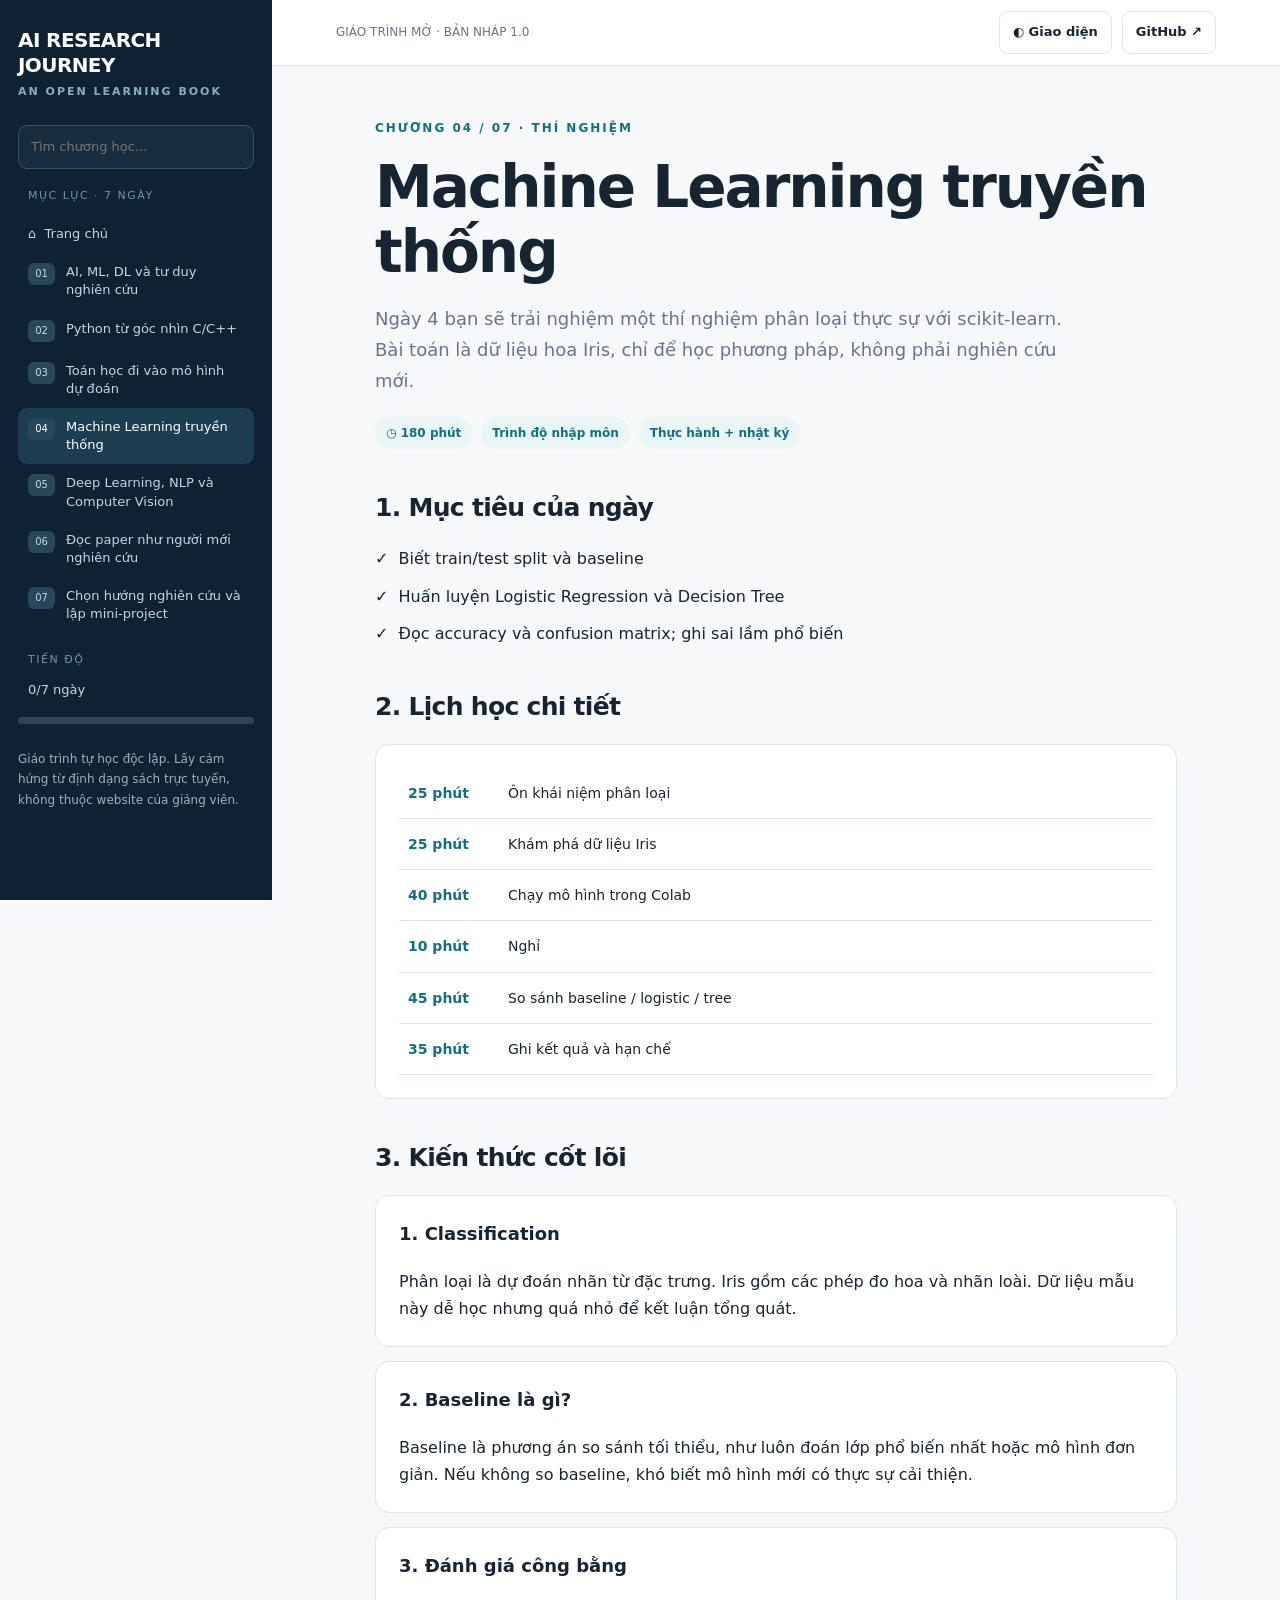
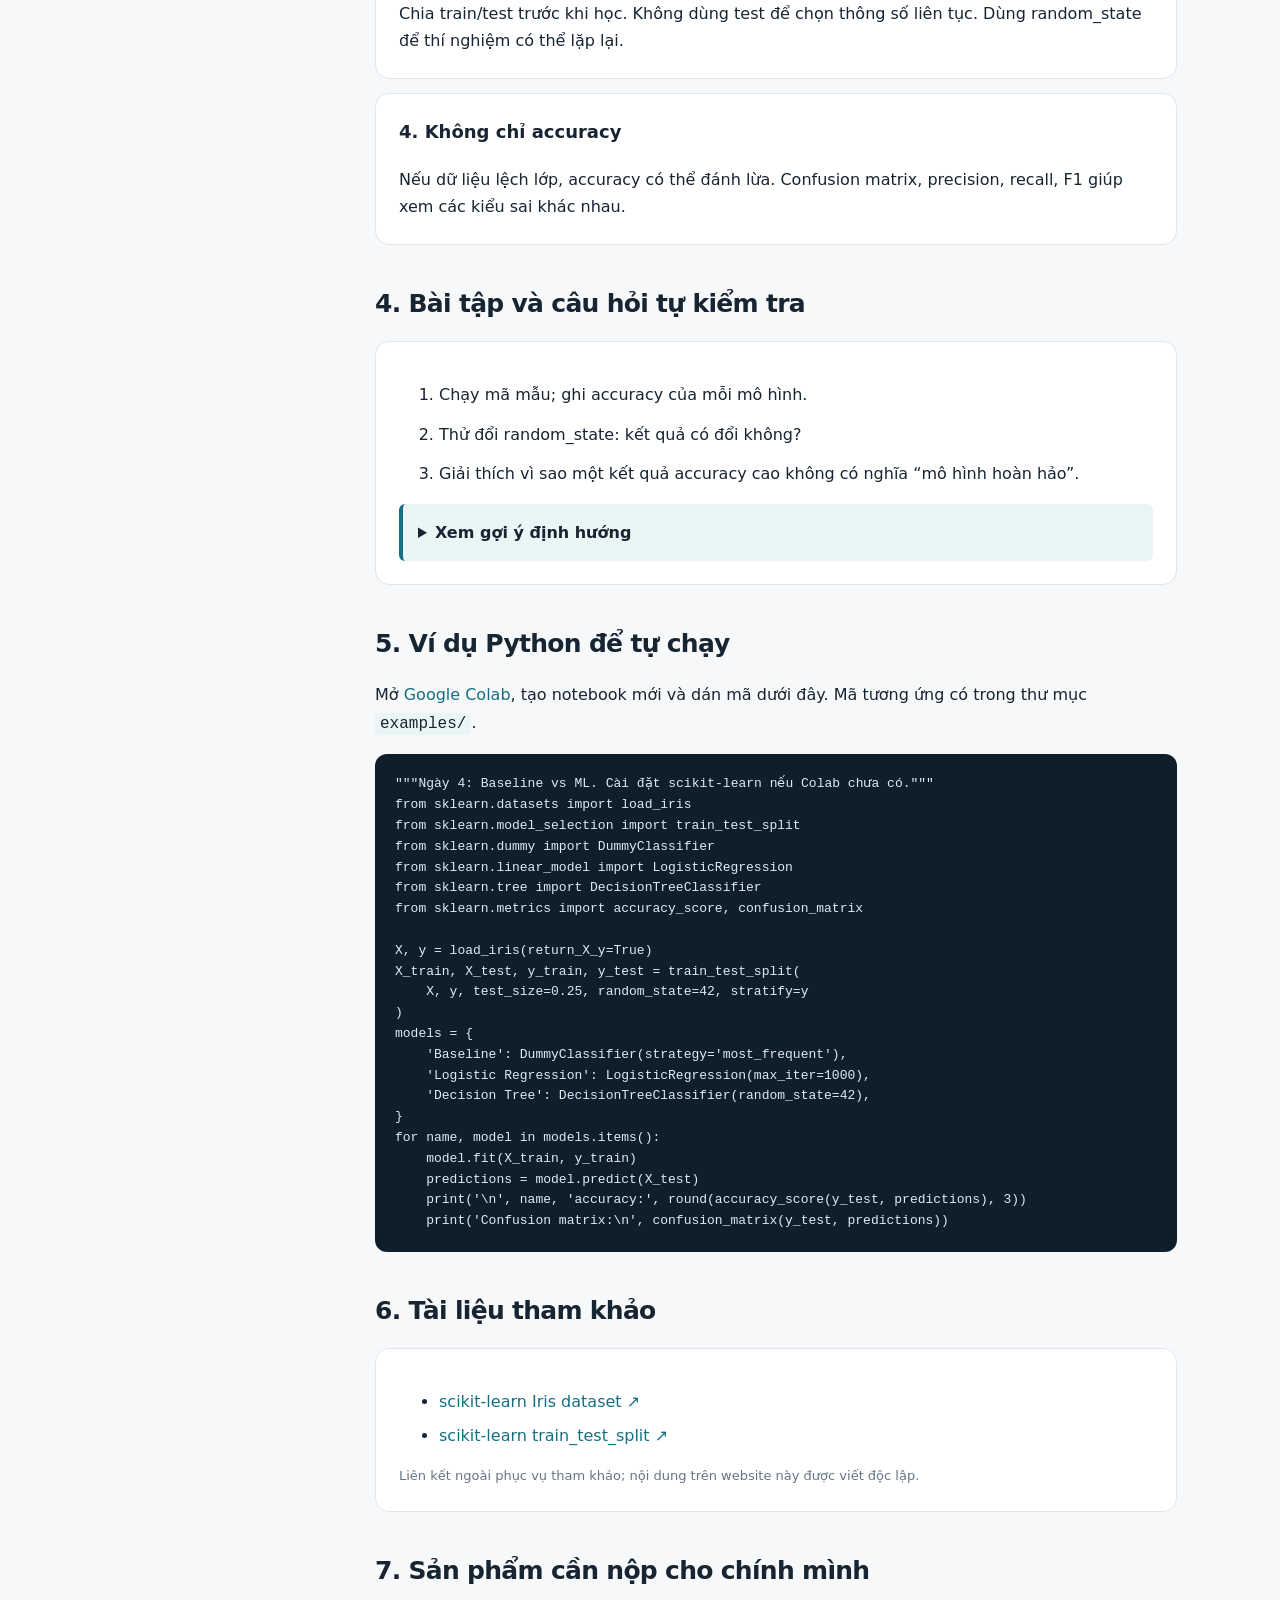
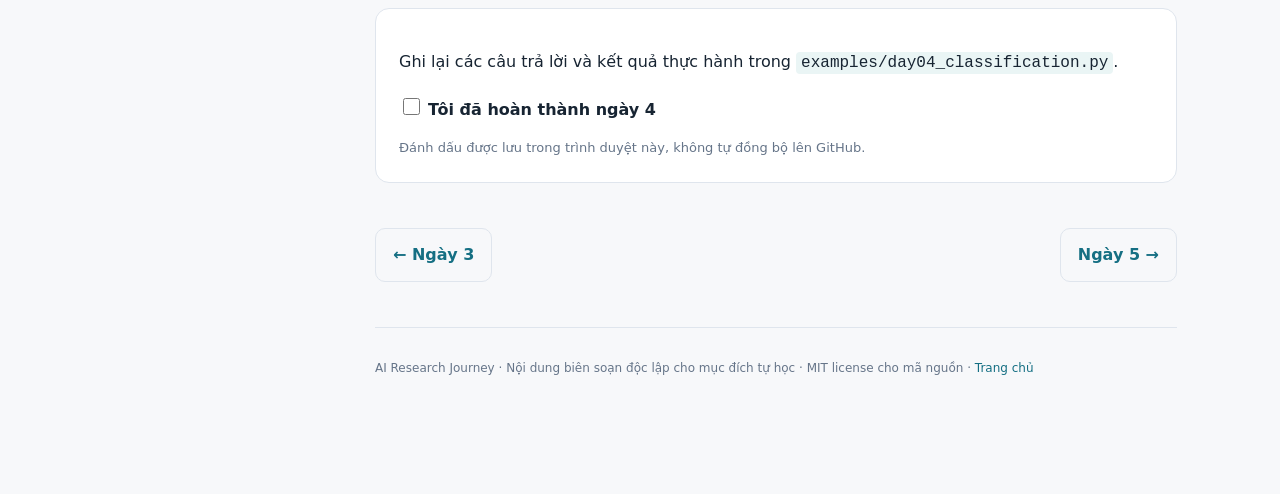
<file: day04.html>
<!doctype html><html lang="vi"><head><meta charset="utf-8"><meta name="viewport" content="width=device-width,initial-scale=1"><meta name="description" content="Giáo trình nghiên cứu AI 7 ngày cho sinh viên CNTT mới bắt đầu"><title>Machine Learning truyền thống · AI Research Journey</title><link rel="stylesheet" href="assets/style.css"><script defer src="assets/app.js"></script></head><body><div class="layout"><aside class="sidebar"><a href="index.html" class="brand">AI RESEARCH<br>JOURNEY<small>AN OPEN LEARNING BOOK</small></a><input class="search" data-search placeholder="Tìm chương học..." aria-label="Tìm chương học"><div class="side-label">Mục lục · 7 ngày</div><nav class="side-links"><a href="index.html" >⌂ &nbsp;Trang chủ</a><a data-side-day href="day01.html" ><span class="number">01</span><span>AI, ML, DL và tư duy nghiên cứu</span></a><a data-side-day href="day02.html" ><span class="number">02</span><span>Python từ góc nhìn C/C++</span></a><a data-side-day href="day03.html" ><span class="number">03</span><span>Toán học đi vào mô hình dự đoán</span></a><a data-side-day href="day04.html" class="active"><span class="number">04</span><span>Machine Learning truyền thống</span></a><a data-side-day href="day05.html" ><span class="number">05</span><span>Deep Learning, NLP và Computer Vision</span></a><a data-side-day href="day06.html" ><span class="number">06</span><span>Đọc paper như người mới nghiên cứu</span></a><a data-side-day href="day07.html" ><span class="number">07</span><span>Chọn hướng nghiên cứu và lập mini-project</span></a></nav><div class="side-label">Tiến độ</div><div style="padding:0 10px;font-size:13px" data-progress>0/7 ngày</div><div class="progress-track"><div class="progress-bar"></div></div><p class="source" style="margin-top:25px;color:#9db1be">Giáo trình tự học độc lập. Lấy cảm hứng từ định dạng sách trực tuyến, không thuộc website của giảng viên.</p></aside><div class="content"><header class="topbar"><button class="btn mobile-toggle" data-menu aria-label="Mở mục lục">☰ Mục lục</button><span style="font-size:12px;color:var(--muted)">GIÁO TRÌNH MỞ · BẢN NHÁP 1.0</span><div class="right"><button class="btn" data-theme title="Đổi sáng tối">◐ Giao diện</button><a class="btn" href="https://github.com/new" target="_blank" rel="noopener">GitHub ↗</a></div></header><main class="page"><div class="hero"><div class="eyebrow">CHƯƠNG 04 / 07 · Thí nghiệm</div><h1>Machine Learning truyền thống</h1><p class="lead">Ngày 4 bạn sẽ trải nghiệm một thí nghiệm phân loại thực sự với scikit-learn. Bài toán là dữ liệu hoa Iris, chỉ để học phương pháp, không phải nghiên cứu mới.</p><div class="pills"><span class="pill">◷ 180 phút</span><span class="pill">Trình độ nhập môn</span><span class="pill">Thực hành + nhật ký</span></div></div><section class="section"><h2>1. Mục tiêu của ngày</h2><ul class="checks"><li>✓ &nbsp;Biết train/test split và baseline</li><li>✓ &nbsp;Huấn luyện Logistic Regression và Decision Tree</li><li>✓ &nbsp;Đọc accuracy và confusion matrix; ghi sai lầm phổ biến</li></ul></section><section class="section"><h2>2. Lịch học chi tiết</h2><div class="panel"><table class="time-table"><tr><td>25 phút</td><td>Ôn khái niệm phân loại</td></tr><tr><td>25 phút</td><td>Khám phá dữ liệu Iris</td></tr><tr><td>40 phút</td><td>Chạy mô hình trong Colab</td></tr><tr><td>10 phút</td><td>Nghỉ</td></tr><tr><td>45 phút</td><td>So sánh baseline / logistic / tree</td></tr><tr><td>35 phút</td><td>Ghi kết quả và hạn chế</td></tr></table></div></section><section class="section"><h2>3. Kiến thức cốt lõi</h2><article class="panel"><h3>1. Classification</h3><p>Phân loại là dự đoán nhãn từ đặc trưng. Iris gồm các phép đo hoa và nhãn loài. Dữ liệu mẫu này dễ học nhưng quá nhỏ để kết luận tổng quát.</p></article><article class="panel"><h3>2. Baseline là gì?</h3><p>Baseline là phương án so sánh tối thiểu, như luôn đoán lớp phổ biến nhất hoặc mô hình đơn giản. Nếu không so baseline, khó biết mô hình mới có thực sự cải thiện.</p></article><article class="panel"><h3>3. Đánh giá công bằng</h3><p>Chia train/test trước khi học. Không dùng test để chọn thông số liên tục. Dùng random_state để thí nghiệm có thể lặp lại.</p></article><article class="panel"><h3>4. Không chỉ accuracy</h3><p>Nếu dữ liệu lệch lớp, accuracy có thể đánh lừa. Confusion matrix, precision, recall, F1 giúp xem các kiểu sai khác nhau.</p></article></section><section class="section"><h2>4. Bài tập và câu hỏi tự kiểm tra</h2><div class="panel"><ol class="exercise"><li>Chạy mã mẫu; ghi accuracy của mỗi mô hình.</li><li>Thử đổi random_state: kết quả có đổi không?</li><li>Giải thích vì sao một kết quả accuracy cao không có nghĩa “mô hình hoàn hảo”.</li></ol><details class="answer"><summary><strong>Xem gợi ý định hướng</strong></summary><p>Kết quả phụ thuộc phép chia train/test; không nên chọn random_state chỉ vì làm kết quả đẹp hơn.</p></details></div></section><section class="section"><h2>5. Ví dụ Python để tự chạy</h2><p>Mở <a href="https://colab.research.google.com/">Google Colab</a>, tạo notebook mới và dán mã dưới đây. Mã tương ứng có trong thư mục <code>examples/</code>.</p><pre><code>&quot;&quot;&quot;Ngày 4: Baseline vs ML. Cài đặt scikit-learn nếu Colab chưa có.&quot;&quot;&quot;
from sklearn.datasets import load_iris
from sklearn.model_selection import train_test_split
from sklearn.dummy import DummyClassifier
from sklearn.linear_model import LogisticRegression
from sklearn.tree import DecisionTreeClassifier
from sklearn.metrics import accuracy_score, confusion_matrix

X, y = load_iris(return_X_y=True)
X_train, X_test, y_train, y_test = train_test_split(
    X, y, test_size=0.25, random_state=42, stratify=y
)
models = {
    &#x27;Baseline&#x27;: DummyClassifier(strategy=&#x27;most_frequent&#x27;),
    &#x27;Logistic Regression&#x27;: LogisticRegression(max_iter=1000),
    &#x27;Decision Tree&#x27;: DecisionTreeClassifier(random_state=42),
}
for name, model in models.items():
    model.fit(X_train, y_train)
    predictions = model.predict(X_test)
    print(&#x27;\n&#x27;, name, &#x27;accuracy:&#x27;, round(accuracy_score(y_test, predictions), 3))
    print(&#x27;Confusion matrix:\n&#x27;, confusion_matrix(y_test, predictions))
</code></pre></section><section class="section"><h2>6. Tài liệu tham khảo</h2><div class="panel"><ul class="links"><li><a href="https://scikit-learn.org/stable/auto_examples/datasets/plot_iris_dataset.html" target="_blank" rel="noopener noreferrer">scikit-learn Iris dataset ↗</a></li><li><a href="https://scikit-learn.org/stable/modules/generated/sklearn.model_selection.train_test_split.html" target="_blank" rel="noopener noreferrer">scikit-learn train_test_split ↗</a></li></ul><p class="note">Liên kết ngoài phục vụ tham khảo; nội dung trên website này được viết độc lập.</p></div></section><section class="section"><h2>7. Sản phẩm cần nộp cho chính mình</h2><div class="panel"><p>Ghi lại các câu trả lời và kết quả thực hành trong <code>examples/day04_classification.py</code>.</p><label class="checks"><input type="checkbox" data-done-day="4"> <strong>Tôi đã hoàn thành ngày 4</strong></label><p class="note">Đánh dấu được lưu trong trình duyệt này, không tự đồng bộ lên GitHub.</p></div></section><nav class="footnav"><a href="day03.html">← Ngày 3</a><a href="day05.html">Ngày 5 →</a></nav><footer class="footer">AI Research Journey · Nội dung biên soạn độc lập cho mục đích tự học · MIT license cho mã nguồn · <a href="index.html">Trang chủ</a></footer></main></div></div></body></html>
</file>
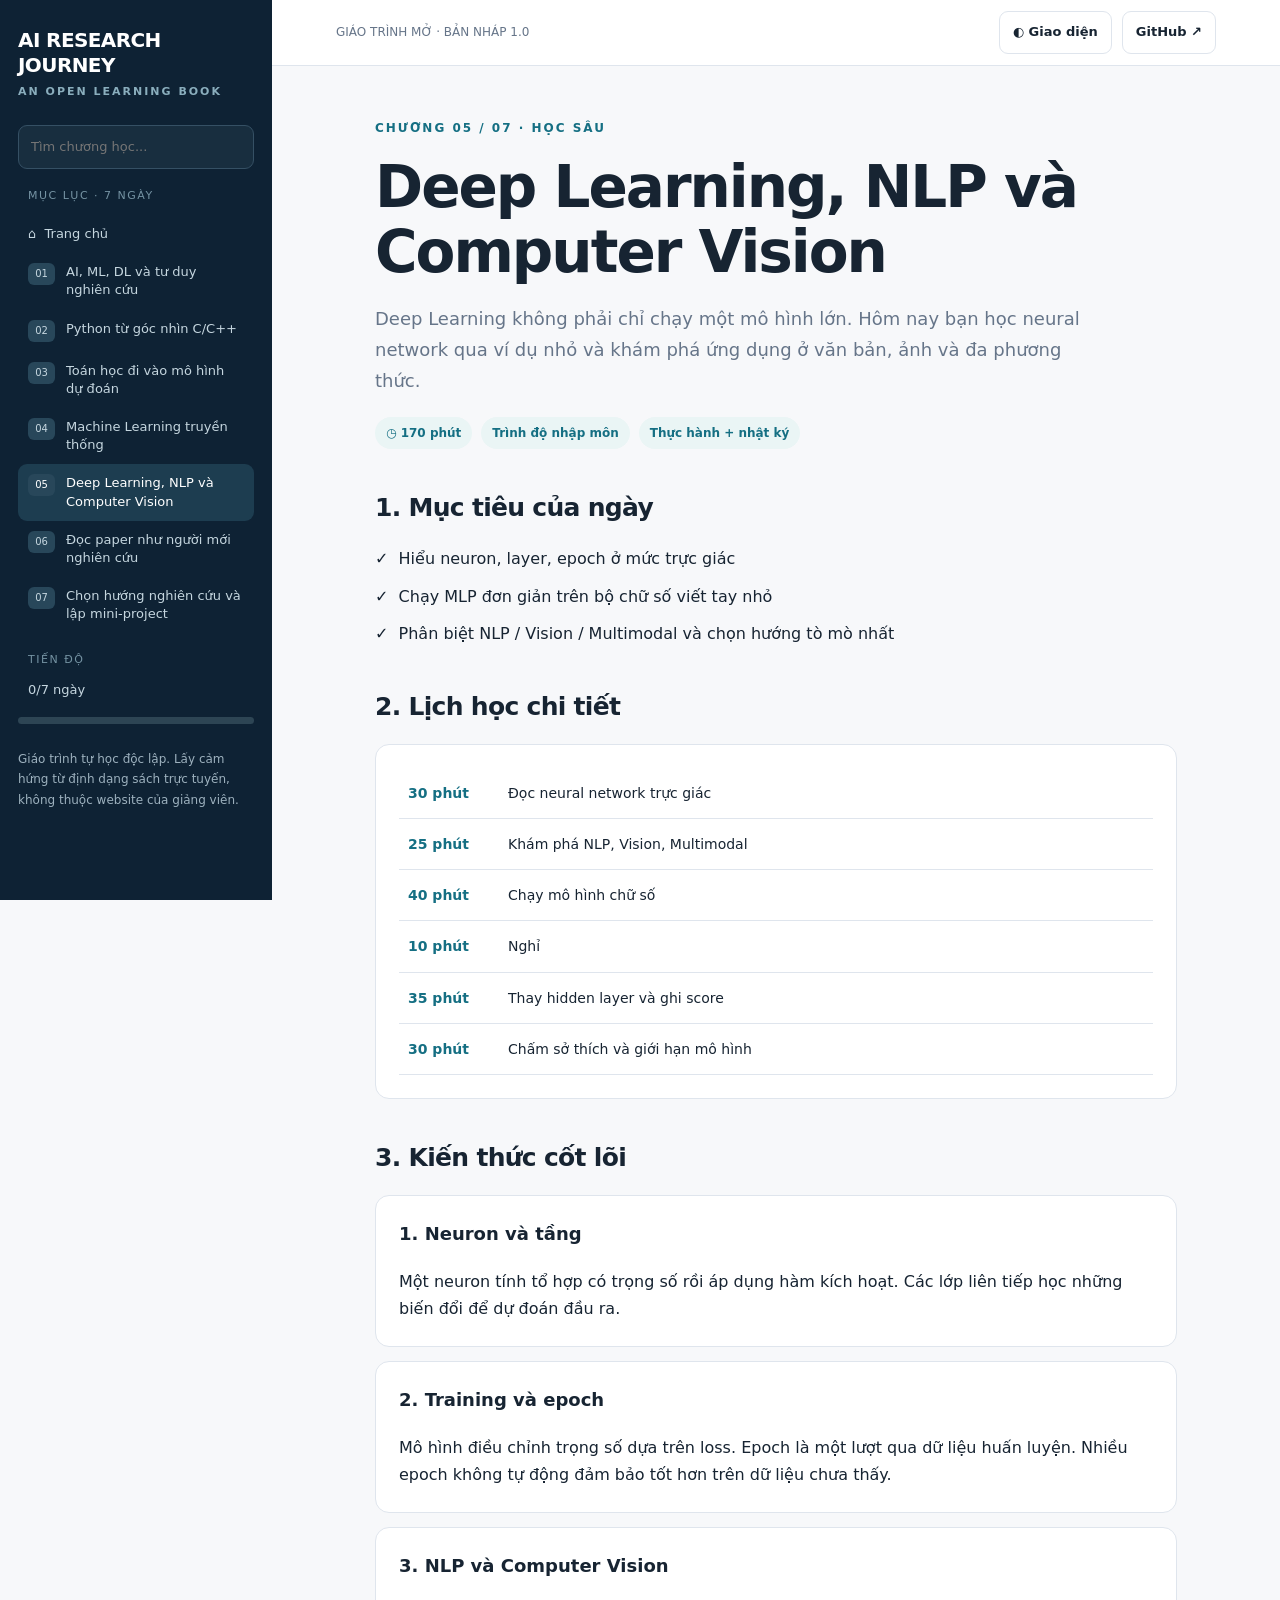
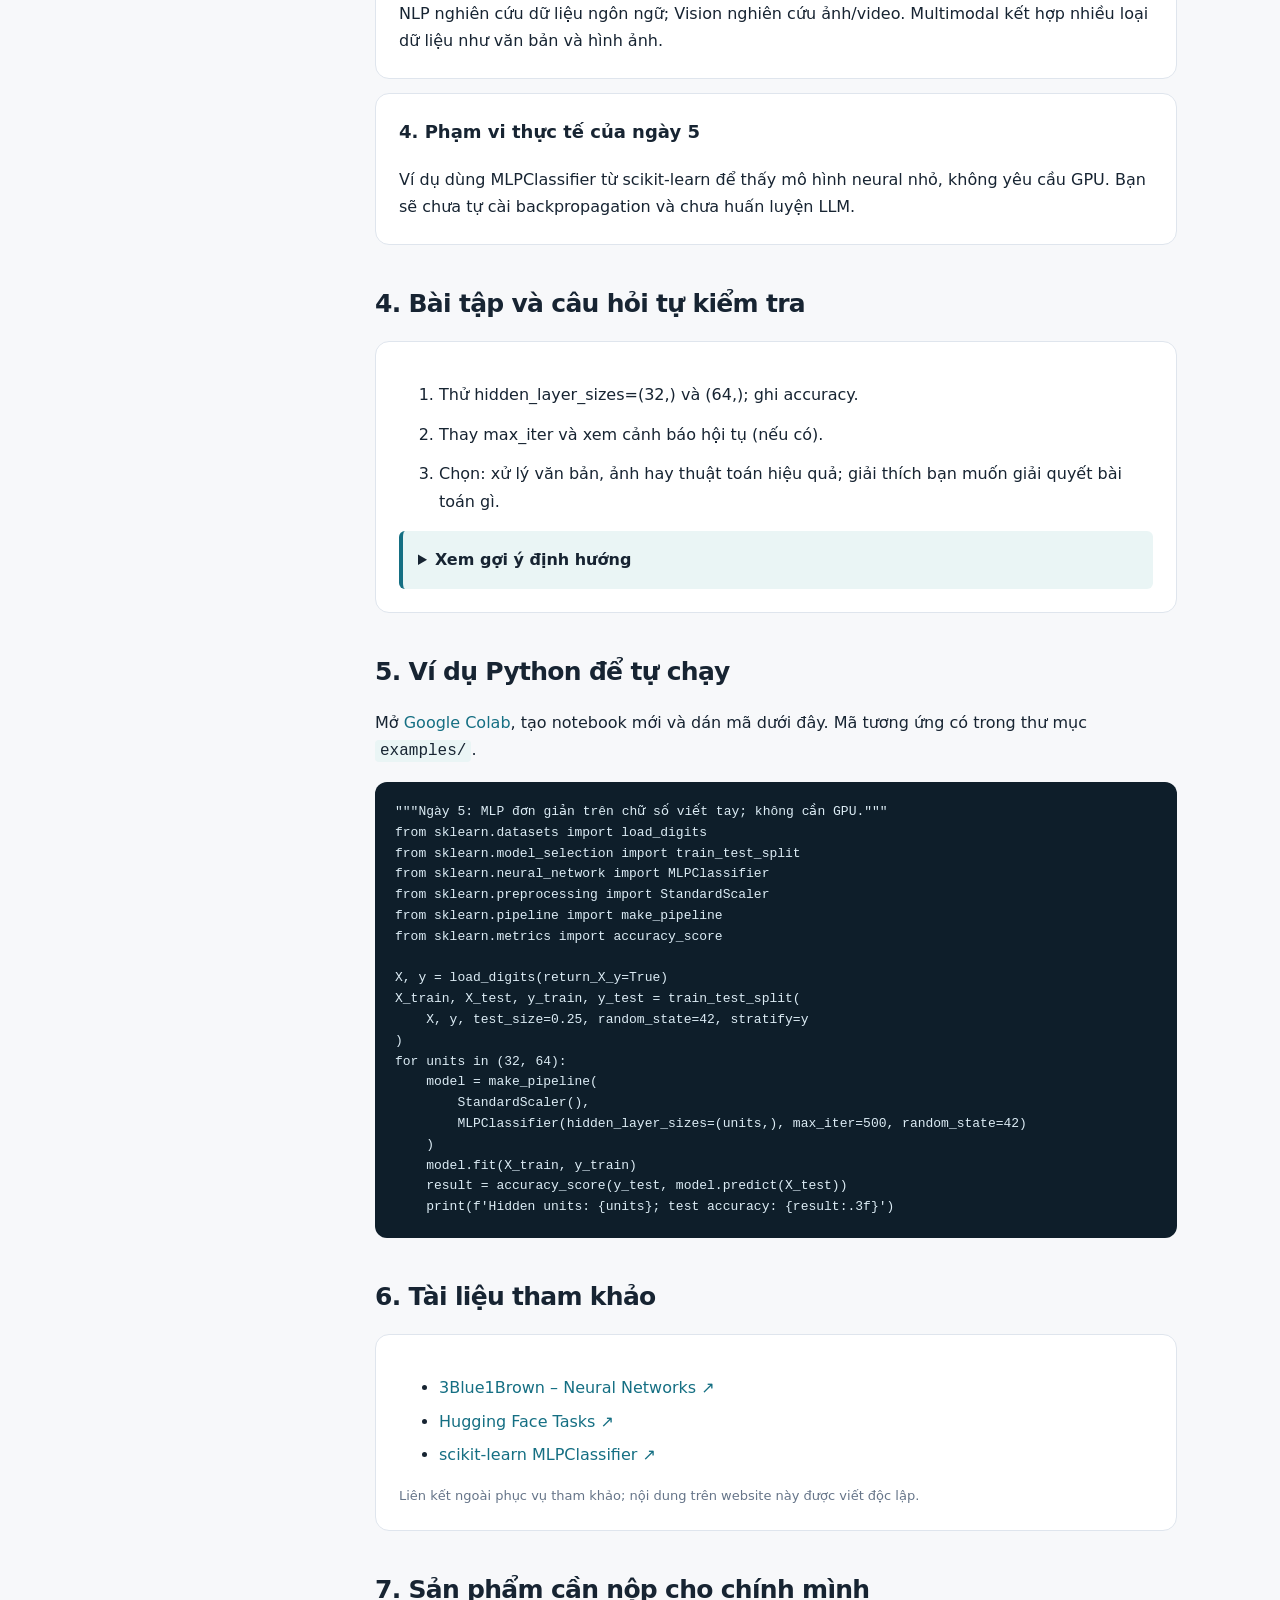
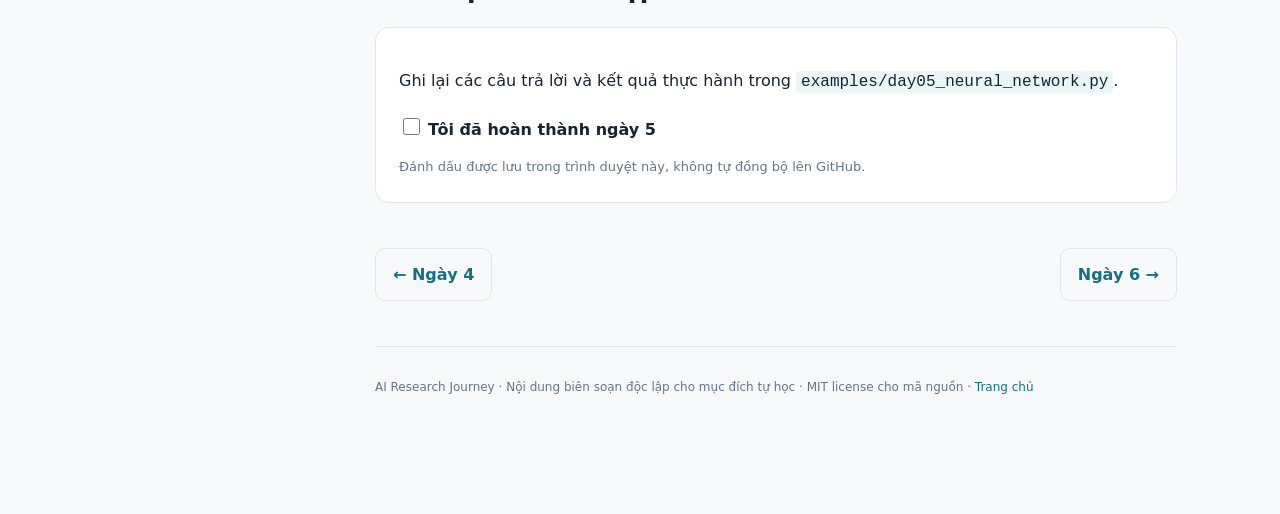
<file: day05.html>
<!doctype html><html lang="vi"><head><meta charset="utf-8"><meta name="viewport" content="width=device-width,initial-scale=1"><meta name="description" content="Giáo trình nghiên cứu AI 7 ngày cho sinh viên CNTT mới bắt đầu"><title>Deep Learning, NLP và Computer Vision · AI Research Journey</title><link rel="stylesheet" href="assets/style.css"><script defer src="assets/app.js"></script></head><body><div class="layout"><aside class="sidebar"><a href="index.html" class="brand">AI RESEARCH<br>JOURNEY<small>AN OPEN LEARNING BOOK</small></a><input class="search" data-search placeholder="Tìm chương học..." aria-label="Tìm chương học"><div class="side-label">Mục lục · 7 ngày</div><nav class="side-links"><a href="index.html" >⌂ &nbsp;Trang chủ</a><a data-side-day href="day01.html" ><span class="number">01</span><span>AI, ML, DL và tư duy nghiên cứu</span></a><a data-side-day href="day02.html" ><span class="number">02</span><span>Python từ góc nhìn C/C++</span></a><a data-side-day href="day03.html" ><span class="number">03</span><span>Toán học đi vào mô hình dự đoán</span></a><a data-side-day href="day04.html" ><span class="number">04</span><span>Machine Learning truyền thống</span></a><a data-side-day href="day05.html" class="active"><span class="number">05</span><span>Deep Learning, NLP và Computer Vision</span></a><a data-side-day href="day06.html" ><span class="number">06</span><span>Đọc paper như người mới nghiên cứu</span></a><a data-side-day href="day07.html" ><span class="number">07</span><span>Chọn hướng nghiên cứu và lập mini-project</span></a></nav><div class="side-label">Tiến độ</div><div style="padding:0 10px;font-size:13px" data-progress>0/7 ngày</div><div class="progress-track"><div class="progress-bar"></div></div><p class="source" style="margin-top:25px;color:#9db1be">Giáo trình tự học độc lập. Lấy cảm hứng từ định dạng sách trực tuyến, không thuộc website của giảng viên.</p></aside><div class="content"><header class="topbar"><button class="btn mobile-toggle" data-menu aria-label="Mở mục lục">☰ Mục lục</button><span style="font-size:12px;color:var(--muted)">GIÁO TRÌNH MỞ · BẢN NHÁP 1.0</span><div class="right"><button class="btn" data-theme title="Đổi sáng tối">◐ Giao diện</button><a class="btn" href="https://github.com/new" target="_blank" rel="noopener">GitHub ↗</a></div></header><main class="page"><div class="hero"><div class="eyebrow">CHƯƠNG 05 / 07 · Học sâu</div><h1>Deep Learning, NLP và Computer Vision</h1><p class="lead">Deep Learning không phải chỉ chạy một mô hình lớn. Hôm nay bạn học neural network qua ví dụ nhỏ và khám phá ứng dụng ở văn bản, ảnh và đa phương thức.</p><div class="pills"><span class="pill">◷ 170 phút</span><span class="pill">Trình độ nhập môn</span><span class="pill">Thực hành + nhật ký</span></div></div><section class="section"><h2>1. Mục tiêu của ngày</h2><ul class="checks"><li>✓ &nbsp;Hiểu neuron, layer, epoch ở mức trực giác</li><li>✓ &nbsp;Chạy MLP đơn giản trên bộ chữ số viết tay nhỏ</li><li>✓ &nbsp;Phân biệt NLP / Vision / Multimodal và chọn hướng tò mò nhất</li></ul></section><section class="section"><h2>2. Lịch học chi tiết</h2><div class="panel"><table class="time-table"><tr><td>30 phút</td><td>Đọc neural network trực giác</td></tr><tr><td>25 phút</td><td>Khám phá NLP, Vision, Multimodal</td></tr><tr><td>40 phút</td><td>Chạy mô hình chữ số</td></tr><tr><td>10 phút</td><td>Nghỉ</td></tr><tr><td>35 phút</td><td>Thay hidden layer và ghi score</td></tr><tr><td>30 phút</td><td>Chấm sở thích và giới hạn mô hình</td></tr></table></div></section><section class="section"><h2>3. Kiến thức cốt lõi</h2><article class="panel"><h3>1. Neuron và tầng</h3><p>Một neuron tính tổ hợp có trọng số rồi áp dụng hàm kích hoạt. Các lớp liên tiếp học những biến đổi để dự đoán đầu ra.</p></article><article class="panel"><h3>2. Training và epoch</h3><p>Mô hình điều chỉnh trọng số dựa trên loss. Epoch là một lượt qua dữ liệu huấn luyện. Nhiều epoch không tự động đảm bảo tốt hơn trên dữ liệu chưa thấy.</p></article><article class="panel"><h3>3. NLP và Computer Vision</h3><p>NLP nghiên cứu dữ liệu ngôn ngữ; Vision nghiên cứu ảnh/video. Multimodal kết hợp nhiều loại dữ liệu như văn bản và hình ảnh.</p></article><article class="panel"><h3>4. Phạm vi thực tế của ngày 5</h3><p>Ví dụ dùng MLPClassifier từ scikit-learn để thấy mô hình neural nhỏ, không yêu cầu GPU. Bạn sẽ chưa tự cài backpropagation và chưa huấn luyện LLM.</p></article></section><section class="section"><h2>4. Bài tập và câu hỏi tự kiểm tra</h2><div class="panel"><ol class="exercise"><li>Thử hidden_layer_sizes=(32,) và (64,); ghi accuracy.</li><li>Thay max_iter và xem cảnh báo hội tụ (nếu có).</li><li>Chọn: xử lý văn bản, ảnh hay thuật toán hiệu quả; giải thích bạn muốn giải quyết bài toán gì.</li></ol><details class="answer"><summary><strong>Xem gợi ý định hướng</strong></summary><p>Mạng nhiều neuron hơn có thể tốn thời gian hơn và không phải lúc nào accuracy test cũng cao hơn.</p></details></div></section><section class="section"><h2>5. Ví dụ Python để tự chạy</h2><p>Mở <a href="https://colab.research.google.com/">Google Colab</a>, tạo notebook mới và dán mã dưới đây. Mã tương ứng có trong thư mục <code>examples/</code>.</p><pre><code>&quot;&quot;&quot;Ngày 5: MLP đơn giản trên chữ số viết tay; không cần GPU.&quot;&quot;&quot;
from sklearn.datasets import load_digits
from sklearn.model_selection import train_test_split
from sklearn.neural_network import MLPClassifier
from sklearn.preprocessing import StandardScaler
from sklearn.pipeline import make_pipeline
from sklearn.metrics import accuracy_score

X, y = load_digits(return_X_y=True)
X_train, X_test, y_train, y_test = train_test_split(
    X, y, test_size=0.25, random_state=42, stratify=y
)
for units in (32, 64):
    model = make_pipeline(
        StandardScaler(),
        MLPClassifier(hidden_layer_sizes=(units,), max_iter=500, random_state=42)
    )
    model.fit(X_train, y_train)
    result = accuracy_score(y_test, model.predict(X_test))
    print(f&#x27;Hidden units: {units}; test accuracy: {result:.3f}&#x27;)
</code></pre></section><section class="section"><h2>6. Tài liệu tham khảo</h2><div class="panel"><ul class="links"><li><a href="https://www.3blue1brown.com/topics/neural-networks" target="_blank" rel="noopener noreferrer">3Blue1Brown – Neural Networks ↗</a></li><li><a href="https://huggingface.co/tasks" target="_blank" rel="noopener noreferrer">Hugging Face Tasks ↗</a></li><li><a href="https://scikit-learn.org/stable/modules/generated/sklearn.neural_network.MLPClassifier.html" target="_blank" rel="noopener noreferrer">scikit-learn MLPClassifier ↗</a></li></ul><p class="note">Liên kết ngoài phục vụ tham khảo; nội dung trên website này được viết độc lập.</p></div></section><section class="section"><h2>7. Sản phẩm cần nộp cho chính mình</h2><div class="panel"><p>Ghi lại các câu trả lời và kết quả thực hành trong <code>examples/day05_neural_network.py</code>.</p><label class="checks"><input type="checkbox" data-done-day="5"> <strong>Tôi đã hoàn thành ngày 5</strong></label><p class="note">Đánh dấu được lưu trong trình duyệt này, không tự đồng bộ lên GitHub.</p></div></section><nav class="footnav"><a href="day04.html">← Ngày 4</a><a href="day06.html">Ngày 6 →</a></nav><footer class="footer">AI Research Journey · Nội dung biên soạn độc lập cho mục đích tự học · MIT license cho mã nguồn · <a href="index.html">Trang chủ</a></footer></main></div></div></body></html>
</file>
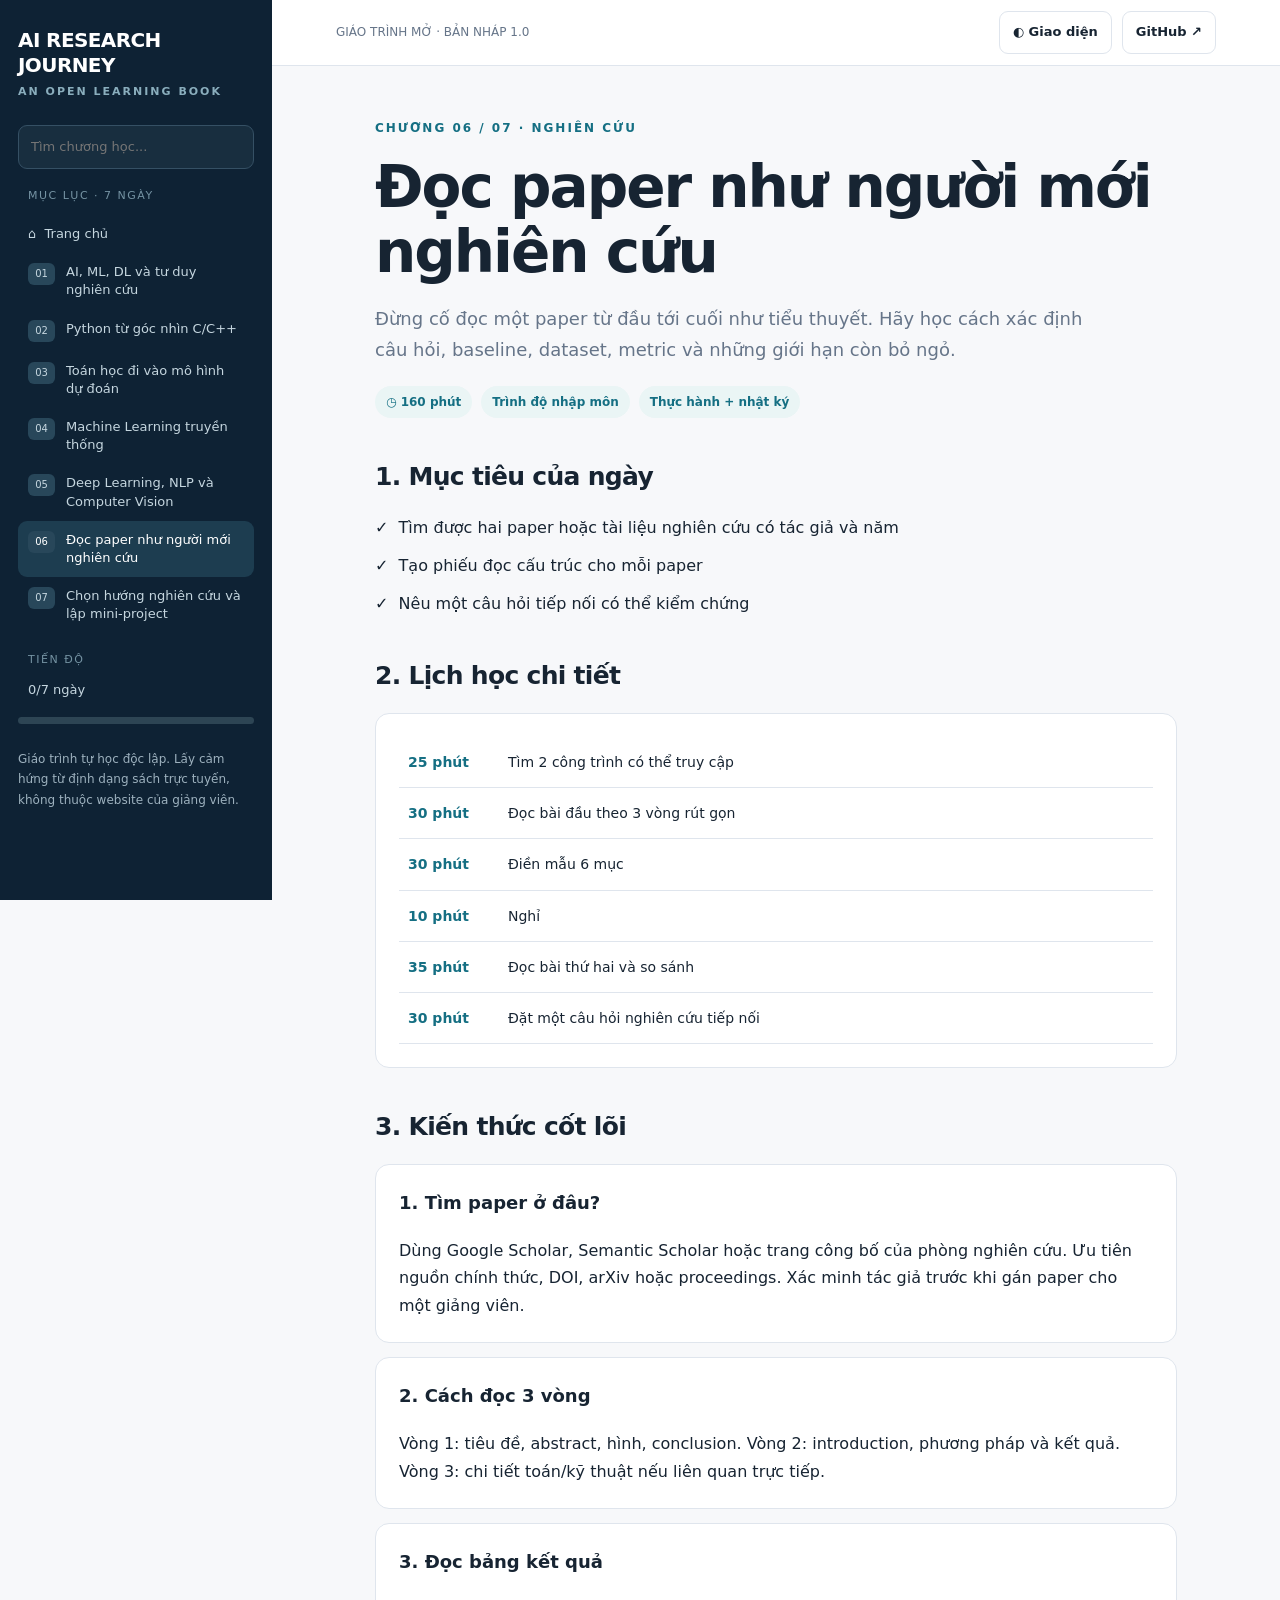
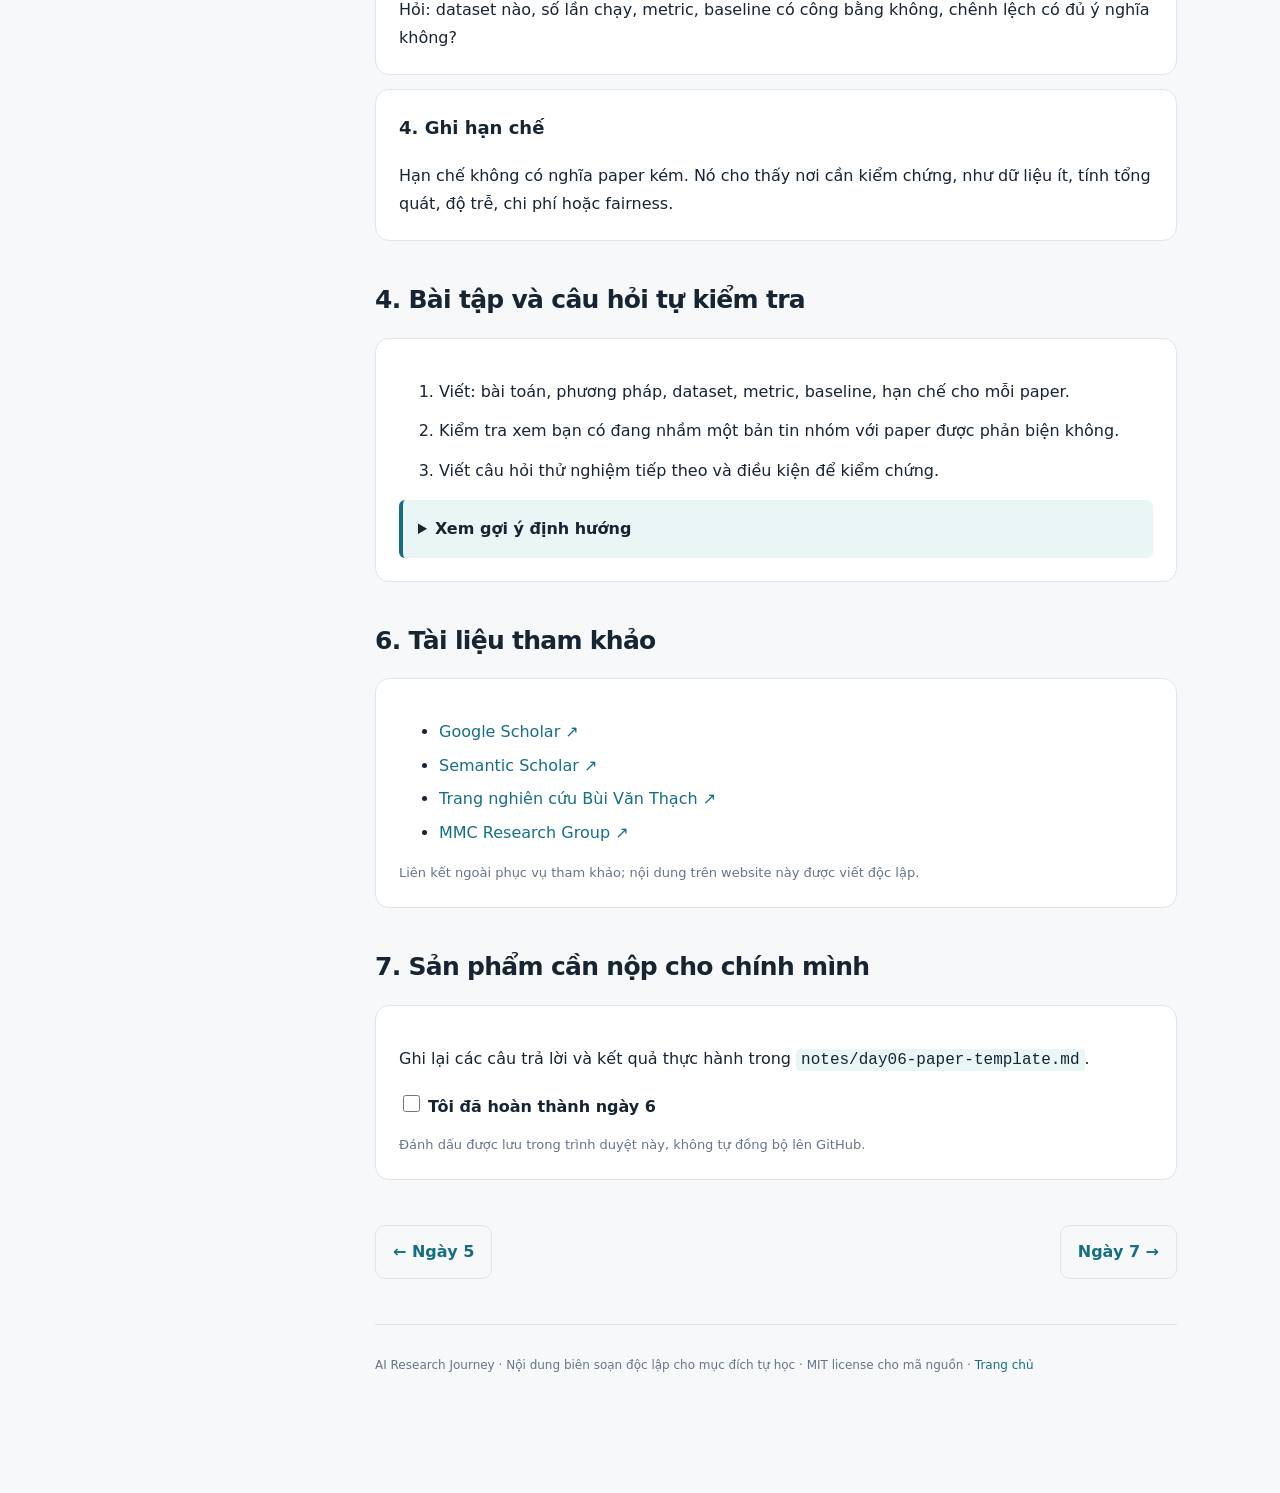
<file: day06.html>
<!doctype html><html lang="vi"><head><meta charset="utf-8"><meta name="viewport" content="width=device-width,initial-scale=1"><meta name="description" content="Giáo trình nghiên cứu AI 7 ngày cho sinh viên CNTT mới bắt đầu"><title>Đọc paper như người mới nghiên cứu · AI Research Journey</title><link rel="stylesheet" href="assets/style.css"><script defer src="assets/app.js"></script></head><body><div class="layout"><aside class="sidebar"><a href="index.html" class="brand">AI RESEARCH<br>JOURNEY<small>AN OPEN LEARNING BOOK</small></a><input class="search" data-search placeholder="Tìm chương học..." aria-label="Tìm chương học"><div class="side-label">Mục lục · 7 ngày</div><nav class="side-links"><a href="index.html" >⌂ &nbsp;Trang chủ</a><a data-side-day href="day01.html" ><span class="number">01</span><span>AI, ML, DL và tư duy nghiên cứu</span></a><a data-side-day href="day02.html" ><span class="number">02</span><span>Python từ góc nhìn C/C++</span></a><a data-side-day href="day03.html" ><span class="number">03</span><span>Toán học đi vào mô hình dự đoán</span></a><a data-side-day href="day04.html" ><span class="number">04</span><span>Machine Learning truyền thống</span></a><a data-side-day href="day05.html" ><span class="number">05</span><span>Deep Learning, NLP và Computer Vision</span></a><a data-side-day href="day06.html" class="active"><span class="number">06</span><span>Đọc paper như người mới nghiên cứu</span></a><a data-side-day href="day07.html" ><span class="number">07</span><span>Chọn hướng nghiên cứu và lập mini-project</span></a></nav><div class="side-label">Tiến độ</div><div style="padding:0 10px;font-size:13px" data-progress>0/7 ngày</div><div class="progress-track"><div class="progress-bar"></div></div><p class="source" style="margin-top:25px;color:#9db1be">Giáo trình tự học độc lập. Lấy cảm hứng từ định dạng sách trực tuyến, không thuộc website của giảng viên.</p></aside><div class="content"><header class="topbar"><button class="btn mobile-toggle" data-menu aria-label="Mở mục lục">☰ Mục lục</button><span style="font-size:12px;color:var(--muted)">GIÁO TRÌNH MỞ · BẢN NHÁP 1.0</span><div class="right"><button class="btn" data-theme title="Đổi sáng tối">◐ Giao diện</button><a class="btn" href="https://github.com/new" target="_blank" rel="noopener">GitHub ↗</a></div></header><main class="page"><div class="hero"><div class="eyebrow">CHƯƠNG 06 / 07 · Nghiên cứu</div><h1>Đọc paper như người mới nghiên cứu</h1><p class="lead">Đừng cố đọc một paper từ đầu tới cuối như tiểu thuyết. Hãy học cách xác định câu hỏi, baseline, dataset, metric và những giới hạn còn bỏ ngỏ.</p><div class="pills"><span class="pill">◷ 160 phút</span><span class="pill">Trình độ nhập môn</span><span class="pill">Thực hành + nhật ký</span></div></div><section class="section"><h2>1. Mục tiêu của ngày</h2><ul class="checks"><li>✓ &nbsp;Tìm được hai paper hoặc tài liệu nghiên cứu có tác giả và năm</li><li>✓ &nbsp;Tạo phiếu đọc cấu trúc cho mỗi paper</li><li>✓ &nbsp;Nêu một câu hỏi tiếp nối có thể kiểm chứng</li></ul></section><section class="section"><h2>2. Lịch học chi tiết</h2><div class="panel"><table class="time-table"><tr><td>25 phút</td><td>Tìm 2 công trình có thể truy cập</td></tr><tr><td>30 phút</td><td>Đọc bài đầu theo 3 vòng rút gọn</td></tr><tr><td>30 phút</td><td>Điền mẫu 6 mục</td></tr><tr><td>10 phút</td><td>Nghỉ</td></tr><tr><td>35 phút</td><td>Đọc bài thứ hai và so sánh</td></tr><tr><td>30 phút</td><td>Đặt một câu hỏi nghiên cứu tiếp nối</td></tr></table></div></section><section class="section"><h2>3. Kiến thức cốt lõi</h2><article class="panel"><h3>1. Tìm paper ở đâu?</h3><p>Dùng Google Scholar, Semantic Scholar hoặc trang công bố của phòng nghiên cứu. Ưu tiên nguồn chính thức, DOI, arXiv hoặc proceedings. Xác minh tác giả trước khi gán paper cho một giảng viên.</p></article><article class="panel"><h3>2. Cách đọc 3 vòng</h3><p>Vòng 1: tiêu đề, abstract, hình, conclusion. Vòng 2: introduction, phương pháp và kết quả. Vòng 3: chi tiết toán/kỹ thuật nếu liên quan trực tiếp.</p></article><article class="panel"><h3>3. Đọc bảng kết quả</h3><p>Hỏi: dataset nào, số lần chạy, metric, baseline có công bằng không, chênh lệch có đủ ý nghĩa không?</p></article><article class="panel"><h3>4. Ghi hạn chế</h3><p>Hạn chế không có nghĩa paper kém. Nó cho thấy nơi cần kiểm chứng, như dữ liệu ít, tính tổng quát, độ trễ, chi phí hoặc fairness.</p></article></section><section class="section"><h2>4. Bài tập và câu hỏi tự kiểm tra</h2><div class="panel"><ol class="exercise"><li>Viết: bài toán, phương pháp, dataset, metric, baseline, hạn chế cho mỗi paper.</li><li>Kiểm tra xem bạn có đang nhầm một bản tin nhóm với paper được phản biện không.</li><li>Viết câu hỏi thử nghiệm tiếp theo và điều kiện để kiểm chứng.</li></ol><details class="answer"><summary><strong>Xem gợi ý định hướng</strong></summary><p>Một câu hỏi hợp lý phải có biến độc lập, cách đo và dữ liệu khả dụng. Đừng vội tuyên bố “tạo mô hình tốt hơn SOTA”.</p></details></div></section><section class="section"><h2>6. Tài liệu tham khảo</h2><div class="panel"><ul class="links"><li><a href="https://scholar.google.com/" target="_blank" rel="noopener noreferrer">Google Scholar ↗</a></li><li><a href="https://www.semanticscholar.org/" target="_blank" rel="noopener noreferrer">Semantic Scholar ↗</a></li><li><a href="https://sites.google.com/site/bvthachqn" target="_blank" rel="noopener noreferrer">Trang nghiên cứu Bùi Văn Thạch ↗</a></li><li><a href="https://www.fit.hcmus.edu.vn/research/g/multi-modal-machine-comprehension" target="_blank" rel="noopener noreferrer">MMC Research Group ↗</a></li></ul><p class="note">Liên kết ngoài phục vụ tham khảo; nội dung trên website này được viết độc lập.</p></div></section><section class="section"><h2>7. Sản phẩm cần nộp cho chính mình</h2><div class="panel"><p>Ghi lại các câu trả lời và kết quả thực hành trong <code>notes/day06-paper-template.md</code>.</p><label class="checks"><input type="checkbox" data-done-day="6"> <strong>Tôi đã hoàn thành ngày 6</strong></label><p class="note">Đánh dấu được lưu trong trình duyệt này, không tự đồng bộ lên GitHub.</p></div></section><nav class="footnav"><a href="day05.html">← Ngày 5</a><a href="day07.html">Ngày 7 →</a></nav><footer class="footer">AI Research Journey · Nội dung biên soạn độc lập cho mục đích tự học · MIT license cho mã nguồn · <a href="index.html">Trang chủ</a></footer></main></div></div></body></html>
</file>
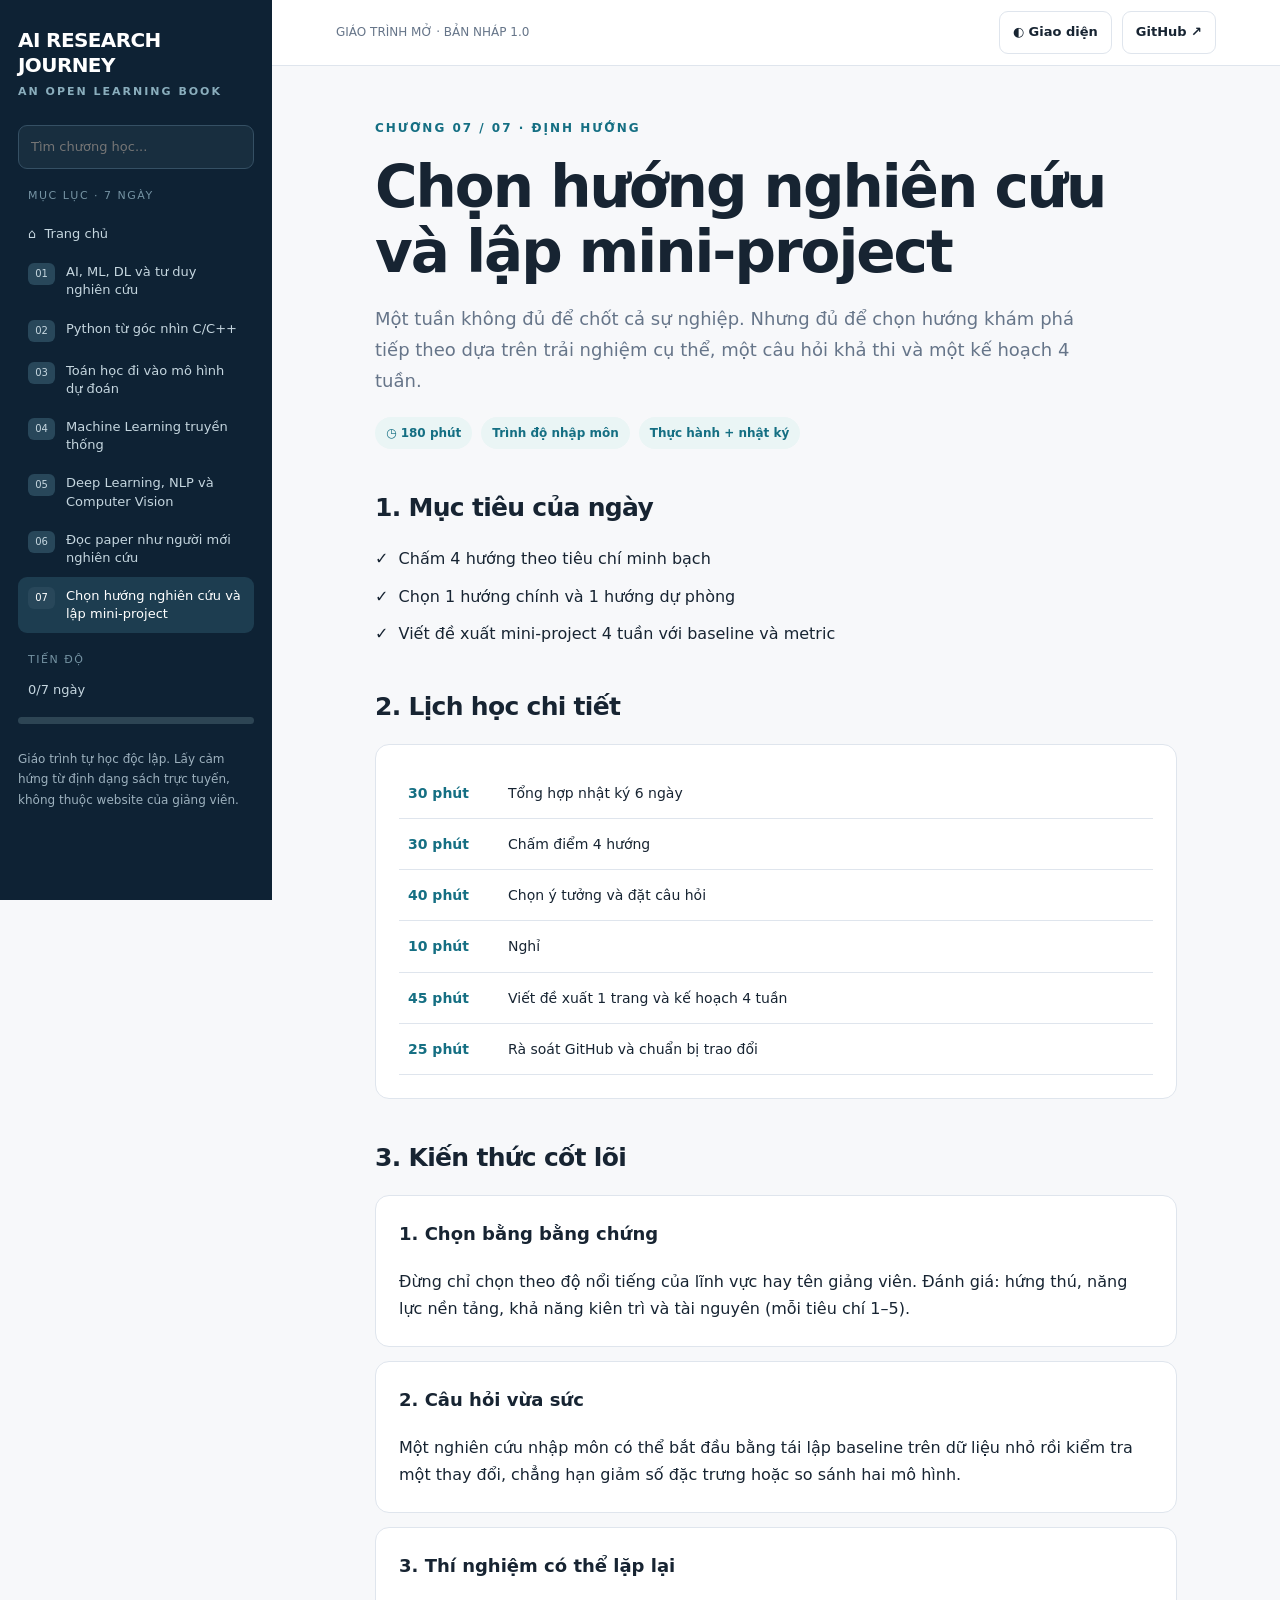
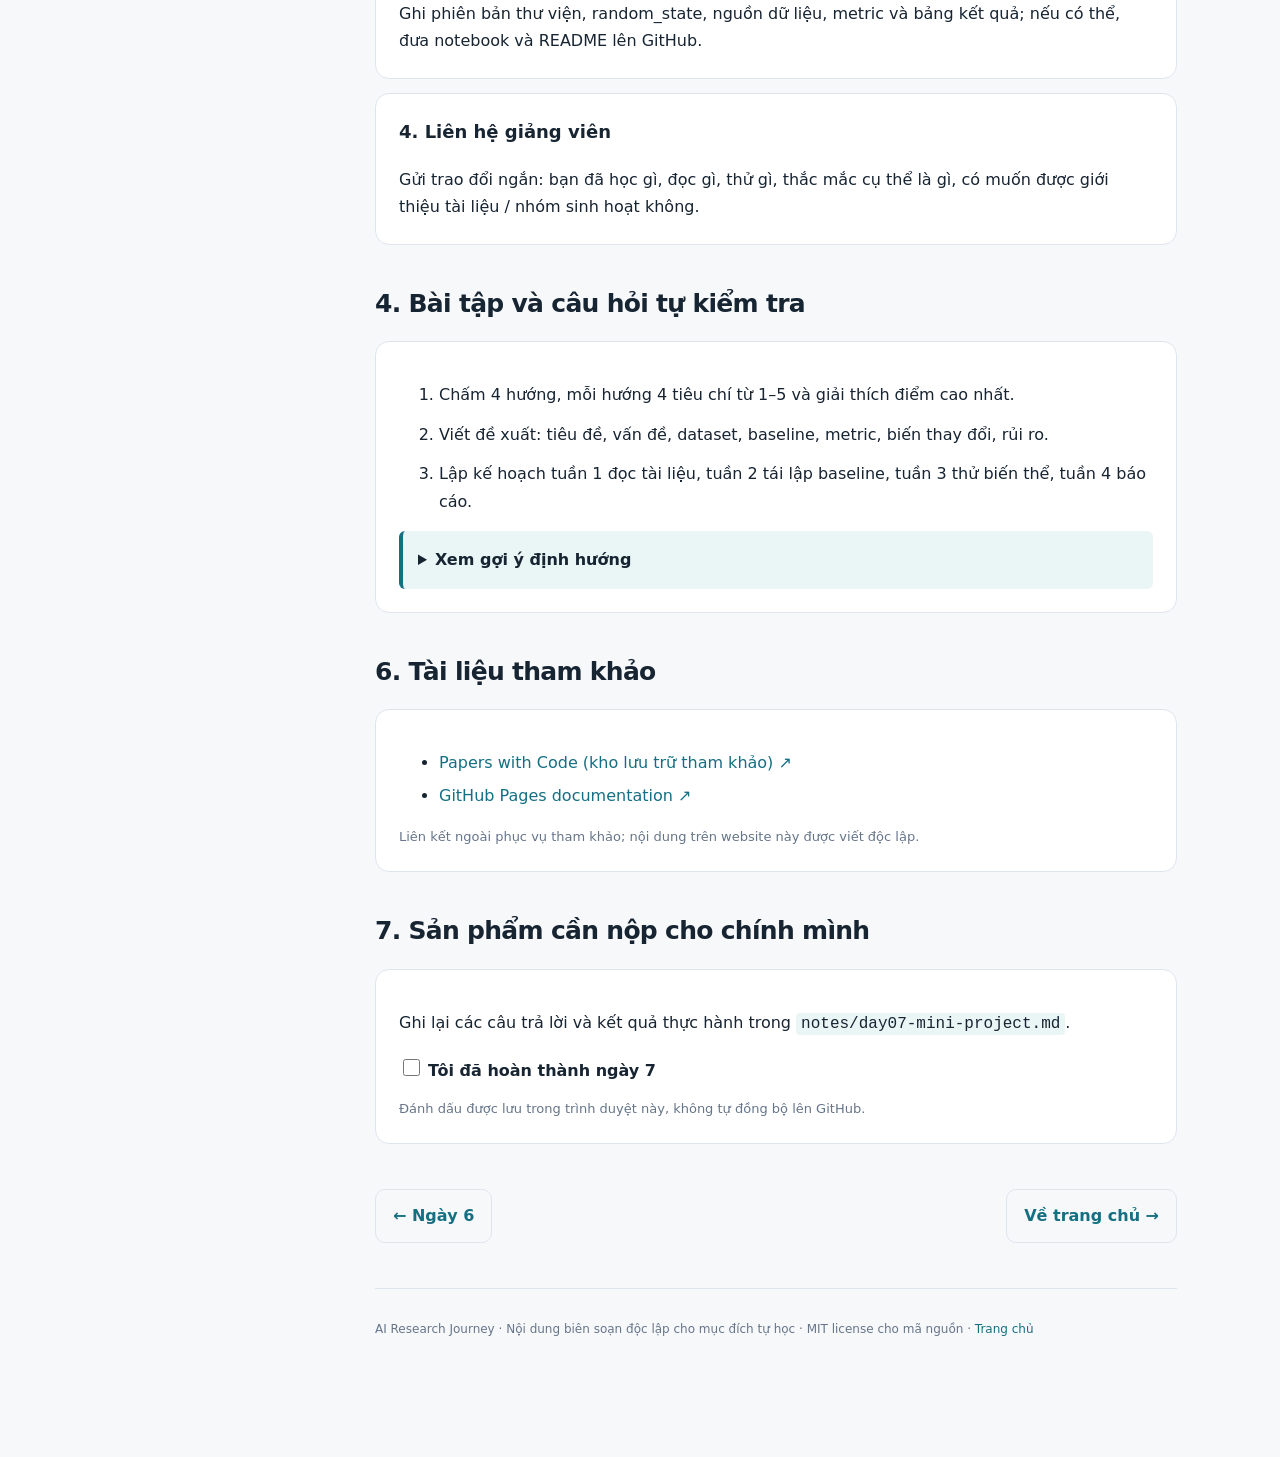
<file: day07.html>
<!doctype html><html lang="vi"><head><meta charset="utf-8"><meta name="viewport" content="width=device-width,initial-scale=1"><meta name="description" content="Giáo trình nghiên cứu AI 7 ngày cho sinh viên CNTT mới bắt đầu"><title>Chọn hướng nghiên cứu và lập mini-project · AI Research Journey</title><link rel="stylesheet" href="assets/style.css"><script defer src="assets/app.js"></script></head><body><div class="layout"><aside class="sidebar"><a href="index.html" class="brand">AI RESEARCH<br>JOURNEY<small>AN OPEN LEARNING BOOK</small></a><input class="search" data-search placeholder="Tìm chương học..." aria-label="Tìm chương học"><div class="side-label">Mục lục · 7 ngày</div><nav class="side-links"><a href="index.html" >⌂ &nbsp;Trang chủ</a><a data-side-day href="day01.html" ><span class="number">01</span><span>AI, ML, DL và tư duy nghiên cứu</span></a><a data-side-day href="day02.html" ><span class="number">02</span><span>Python từ góc nhìn C/C++</span></a><a data-side-day href="day03.html" ><span class="number">03</span><span>Toán học đi vào mô hình dự đoán</span></a><a data-side-day href="day04.html" ><span class="number">04</span><span>Machine Learning truyền thống</span></a><a data-side-day href="day05.html" ><span class="number">05</span><span>Deep Learning, NLP và Computer Vision</span></a><a data-side-day href="day06.html" ><span class="number">06</span><span>Đọc paper như người mới nghiên cứu</span></a><a data-side-day href="day07.html" class="active"><span class="number">07</span><span>Chọn hướng nghiên cứu và lập mini-project</span></a></nav><div class="side-label">Tiến độ</div><div style="padding:0 10px;font-size:13px" data-progress>0/7 ngày</div><div class="progress-track"><div class="progress-bar"></div></div><p class="source" style="margin-top:25px;color:#9db1be">Giáo trình tự học độc lập. Lấy cảm hứng từ định dạng sách trực tuyến, không thuộc website của giảng viên.</p></aside><div class="content"><header class="topbar"><button class="btn mobile-toggle" data-menu aria-label="Mở mục lục">☰ Mục lục</button><span style="font-size:12px;color:var(--muted)">GIÁO TRÌNH MỞ · BẢN NHÁP 1.0</span><div class="right"><button class="btn" data-theme title="Đổi sáng tối">◐ Giao diện</button><a class="btn" href="https://github.com/new" target="_blank" rel="noopener">GitHub ↗</a></div></header><main class="page"><div class="hero"><div class="eyebrow">CHƯƠNG 07 / 07 · Định hướng</div><h1>Chọn hướng nghiên cứu và lập mini-project</h1><p class="lead">Một tuần không đủ để chốt cả sự nghiệp. Nhưng đủ để chọn hướng khám phá tiếp theo dựa trên trải nghiệm cụ thể, một câu hỏi khả thi và một kế hoạch 4 tuần.</p><div class="pills"><span class="pill">◷ 180 phút</span><span class="pill">Trình độ nhập môn</span><span class="pill">Thực hành + nhật ký</span></div></div><section class="section"><h2>1. Mục tiêu của ngày</h2><ul class="checks"><li>✓ &nbsp;Chấm 4 hướng theo tiêu chí minh bạch</li><li>✓ &nbsp;Chọn 1 hướng chính và 1 hướng dự phòng</li><li>✓ &nbsp;Viết đề xuất mini-project 4 tuần với baseline và metric</li></ul></section><section class="section"><h2>2. Lịch học chi tiết</h2><div class="panel"><table class="time-table"><tr><td>30 phút</td><td>Tổng hợp nhật ký 6 ngày</td></tr><tr><td>30 phút</td><td>Chấm điểm 4 hướng</td></tr><tr><td>40 phút</td><td>Chọn ý tưởng và đặt câu hỏi</td></tr><tr><td>10 phút</td><td>Nghỉ</td></tr><tr><td>45 phút</td><td>Viết đề xuất 1 trang và kế hoạch 4 tuần</td></tr><tr><td>25 phút</td><td>Rà soát GitHub và chuẩn bị trao đổi</td></tr></table></div></section><section class="section"><h2>3. Kiến thức cốt lõi</h2><article class="panel"><h3>1. Chọn bằng bằng chứng</h3><p>Đừng chỉ chọn theo độ nổi tiếng của lĩnh vực hay tên giảng viên. Đánh giá: hứng thú, năng lực nền tảng, khả năng kiên trì và tài nguyên (mỗi tiêu chí 1–5).</p></article><article class="panel"><h3>2. Câu hỏi vừa sức</h3><p>Một nghiên cứu nhập môn có thể bắt đầu bằng tái lập baseline trên dữ liệu nhỏ rồi kiểm tra một thay đổi, chẳng hạn giảm số đặc trưng hoặc so sánh hai mô hình.</p></article><article class="panel"><h3>3. Thí nghiệm có thể lặp lại</h3><p>Ghi phiên bản thư viện, random_state, nguồn dữ liệu, metric và bảng kết quả; nếu có thể, đưa notebook và README lên GitHub.</p></article><article class="panel"><h3>4. Liên hệ giảng viên</h3><p>Gửi trao đổi ngắn: bạn đã học gì, đọc gì, thử gì, thắc mắc cụ thể là gì, có muốn được giới thiệu tài liệu / nhóm sinh hoạt không.</p></article></section><section class="section"><h2>4. Bài tập và câu hỏi tự kiểm tra</h2><div class="panel"><ol class="exercise"><li>Chấm 4 hướng, mỗi hướng 4 tiêu chí từ 1–5 và giải thích điểm cao nhất.</li><li>Viết đề xuất: tiêu đề, vấn đề, dataset, baseline, metric, biến thay đổi, rủi ro.</li><li>Lập kế hoạch tuần 1 đọc tài liệu, tuần 2 tái lập baseline, tuần 3 thử biến thể, tuần 4 báo cáo.</li></ol><details class="answer"><summary><strong>Xem gợi ý định hướng</strong></summary><p>Quyết định của ngày 7 là một giả thuyết về sở thích của bạn, không phải cam kết không thay đổi.</p></details></div></section><section class="section"><h2>6. Tài liệu tham khảo</h2><div class="panel"><ul class="links"><li><a href="https://paperswithcode.com/" target="_blank" rel="noopener noreferrer">Papers with Code (kho lưu trữ tham khảo) ↗</a></li><li><a href="https://docs.github.com/en/pages/getting-started-with-github-pages/creating-a-github-pages-site" target="_blank" rel="noopener noreferrer">GitHub Pages documentation ↗</a></li></ul><p class="note">Liên kết ngoài phục vụ tham khảo; nội dung trên website này được viết độc lập.</p></div></section><section class="section"><h2>7. Sản phẩm cần nộp cho chính mình</h2><div class="panel"><p>Ghi lại các câu trả lời và kết quả thực hành trong <code>notes/day07-mini-project.md</code>.</p><label class="checks"><input type="checkbox" data-done-day="7"> <strong>Tôi đã hoàn thành ngày 7</strong></label><p class="note">Đánh dấu được lưu trong trình duyệt này, không tự đồng bộ lên GitHub.</p></div></section><nav class="footnav"><a href="day06.html">← Ngày 6</a><a href="index.html">Về trang chủ →</a></nav><footer class="footer">AI Research Journey · Nội dung biên soạn độc lập cho mục đích tự học · MIT license cho mã nguồn · <a href="index.html">Trang chủ</a></footer></main></div></div></body></html>
</file>
<file: assets/style.css>
:root{--bg:#f7f8fa;--fg:#172432;--muted:#667589;--panel:#fff;--line:#dfe5ed;--accent:#156f83;--soft:#eaf5f5;--nav:#0e2234;--navtext:#c5d6df;--code:#0e1e2a}*{box-sizing:border-box}html{scroll-behavior:smooth}body{margin:0;background:var(--bg);color:var(--fg);font-family:Inter,ui-sans-serif,system-ui,-apple-system,'Segoe UI',Arial,sans-serif;line-height:1.72}body.dark{--bg:#0d1721;--fg:#e3edf4;--muted:#9cafbf;--panel:#142331;--line:#30414e;--accent:#6dcadd;--soft:#17333e;--nav:#0a121b;--navtext:#b0c4d3}a{color:var(--accent);text-decoration:none}a:hover{text-decoration:underline}.layout{display:grid;grid-template-columns:272px minmax(0,1fr);min-height:100vh}.sidebar{background:var(--nav);color:var(--navtext);position:sticky;top:0;height:100vh;overflow:auto;padding:28px 18px;z-index:3}.brand{font-size:20px;font-weight:850;letter-spacing:-.6px;color:white;display:block;line-height:1.25}.brand small{display:block;color:#8aaebd;font-size:11px;font-weight:600;letter-spacing:2px;margin:7px 0 26px}.side-label{font-size:11px;text-transform:uppercase;letter-spacing:1.5px;color:#7593a3;margin:18px 10px 9px}.side-links a{display:flex;gap:11px;align-items:flex-start;color:var(--navtext);border-radius:9px;padding:10px;font-size:13px;line-height:1.4}.side-links a.active,.side-links a:hover{background:#1d3d50;color:white;text-decoration:none}.side-links .number{font-size:10px;flex:0 0 27px;text-align:center;background:#28475a;border-radius:6px;padding:4px}.content{min-width:0}.topbar{height:66px;display:flex;align-items:center;justify-content:space-between;padding:0 clamp(22px,5vw,72px);border-bottom:1px solid var(--line);background:var(--panel);position:sticky;top:0;z-index:2}.topbar .right{display:flex;align-items:center;gap:10px}.btn{border:1px solid var(--line);background:var(--panel);color:var(--fg);border-radius:9px;padding:9px 13px;cursor:pointer;font:inherit;font-size:13px;font-weight:650}.btn:hover{border-color:var(--accent)}.btn.primary{background:#156f83;color:white;border-color:#156f83}.page{max-width:930px;margin:auto;padding:52px clamp(22px,5vw,72px) 90px}.eyebrow{text-transform:uppercase;letter-spacing:2px;color:var(--accent);font-size:12px;font-weight:850}.hero h1{font-size:clamp(34px,5vw,58px);letter-spacing:-2px;line-height:1.13;margin:16px 0}.lead{font-size:18px;color:var(--muted);max-width:720px}.hero-banner{background:radial-gradient(ellipse at 85% 20%,#267f8c55,transparent 55%),linear-gradient(125deg,#102e40,#183f50);color:white;padding:50px;border-radius:22px;margin:30px 0}.hero-banner h1{color:white}.hero-banner .lead{color:#d1e7ec}.pills{display:flex;gap:9px;flex-wrap:wrap;margin:20px 0}.pill{font-size:12px;font-weight:700;padding:6px 11px;background:var(--soft);color:var(--accent);border-radius:40px}.section{margin-top:43px}.section h2{font-size:25px;letter-spacing:-.7px;line-height:1.3}.section h3{font-size:18px}.panel{border:1px solid var(--line);border-radius:14px;background:var(--panel);padding:23px;margin:14px 0}.panel h3{margin-top:0}.panel p:last-child{margin-bottom:0}.grid{display:grid;grid-template-columns:repeat(2,minmax(0,1fr));gap:14px}.day-card{border:1px solid var(--line);background:var(--panel);border-radius:14px;padding:22px;transition:transform .15s,box-shadow .15s;display:block;color:var(--fg)}.day-card:hover{transform:translateY(-3px);box-shadow:0 9px 24px #00000011;text-decoration:none}.day-card .meta{font-size:11px;letter-spacing:1px;text-transform:uppercase;color:var(--accent);font-weight:800}.day-card h3{margin:8px 0;font-size:19px;line-height:1.35}.day-card p{margin:0;color:var(--muted);font-size:13px}.time-table{width:100%;border-collapse:collapse;font-size:14px}.time-table td{border-bottom:1px solid var(--line);padding:13px 9px}.time-table td:first-child{font-weight:800;white-space:nowrap;width:100px;color:var(--accent)}.checks{list-style:none;padding:0}.checks li{margin:10px 0;display:flex;gap:10px}.checks input{accent-color:#156f83;width:17px;height:17px;margin-top:5px;flex-shrink:0}.exercise{counter-reset:q}.exercise li{margin-bottom:12px}.answer{padding:15px;border-left:4px solid var(--accent);background:var(--soft);border-radius:6px;margin-top:16px}.links li{margin:6px 0}pre{background:var(--code);color:#dcecf5;border-radius:12px;padding:20px;overflow:auto;line-height:1.6;font-size:13px}code{font-family:'Cascadia Code','Consolas',monospace}p code,li code{background:var(--soft);padding:2px 5px;border-radius:4px}.footnav{display:flex;justify-content:space-between;gap:12px;margin:45px 0 0}.footnav a{padding:12px 17px;border:1px solid var(--line);border-radius:10px;font-weight:700}.footer{padding:30px 0;border-top:1px solid var(--line);margin-top:45px;font-size:12px;color:var(--muted)}.progress-track{height:7px;background:#2d4554;border-radius:10px;overflow:hidden;margin-top:15px}.progress-bar{height:100%;width:0;background:#7bd7cb;transition:width .2s}.search{width:100%;background:#182e3f;border:1px solid #355064;border-radius:9px;padding:10px 12px;color:white;font:inherit;font-size:13px;outline:none}.mobile-toggle{display:none}.note{font-size:13px;color:var(--muted)}.figure{background:var(--panel);border:1px solid var(--line);border-radius:14px;padding:25px;margin:18px 0;text-align:center}.concepts{display:flex;justify-content:center;align-items:center;gap:0;flex-wrap:wrap}.concepts div{border-radius:999px;padding:14px;background:#e1f0f4;color:#153b4b;font-weight:800}.concepts div:nth-child(2){background:#c3e4e8}.concepts div:nth-child(3){background:#8fd2d7}.concepts span{font-size:12px;color:var(--muted);margin:0 10px}.source{font-size:12px;color:var(--muted)}@media(max-width:900px){.layout{grid-template-columns:1fr}.sidebar{position:fixed;left:-300px;width:272px;transition:left .2s;box-shadow:4px 0 20px #0003}.sidebar.open{left:0}.mobile-toggle{display:inline-flex}.topbar{padding:0 20px}.page{padding:32px 20px 70px}.hero-banner{padding:30px}.grid{grid-template-columns:1fr}}
</file>
